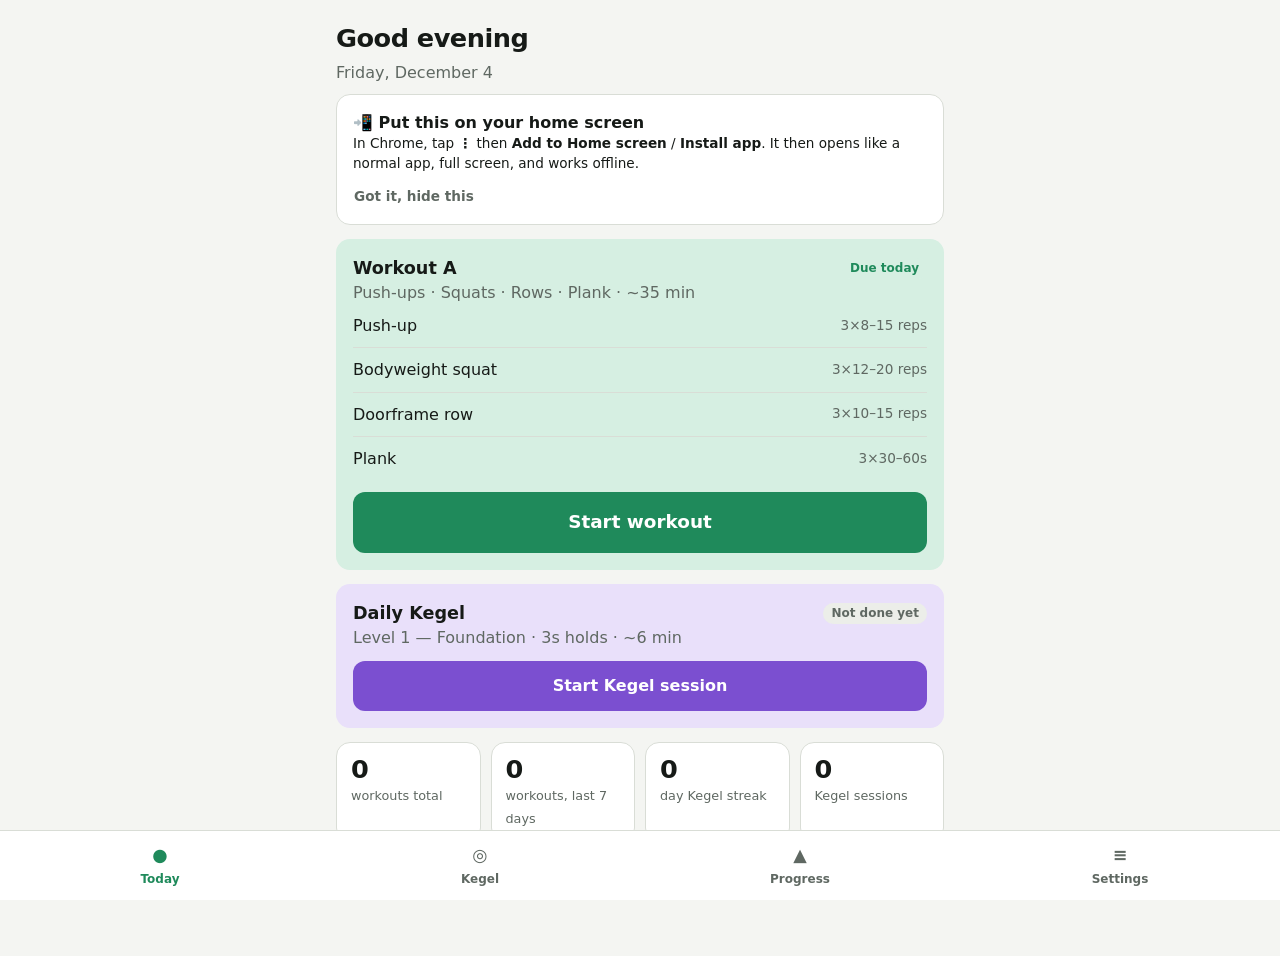
<file: index.html>
<!doctype html>
<html lang="en">
<head>
  <meta charset="utf-8">
  <meta name="viewport" content="width=device-width, initial-scale=1, viewport-fit=cover">
  <title>Home Workout</title>
  <meta name="theme-color" content="#0f1412">
  <link rel="manifest" href="manifest.webmanifest">
  <link rel="icon" href="icon.svg" type="image/svg+xml">
  <link rel="apple-touch-icon" href="icon-180.png">
  <meta name="apple-mobile-web-app-capable" content="yes">
  <meta name="mobile-web-app-capable" content="yes">
  <meta name="apple-mobile-web-app-title" content="Workout">
  <meta name="apple-mobile-web-app-status-bar-style" content="black-translucent">
  <link rel="stylesheet" href="styles.css">
</head>
<body>
  <main id="app" aria-live="polite"></main>
  <nav id="tabs" hidden>
    <button data-tab="home"><span>●</span>Today</button>
    <button data-tab="kegel"><span>◎</span>Kegel</button>
    <button data-tab="progress"><span>▲</span>Progress</button>
    <button data-tab="settings"><span>≡</span>Settings</button>
  </nav>
  <script src="program.js"></script>
  <script src="app.js"></script>
</body>
</html>
</file>
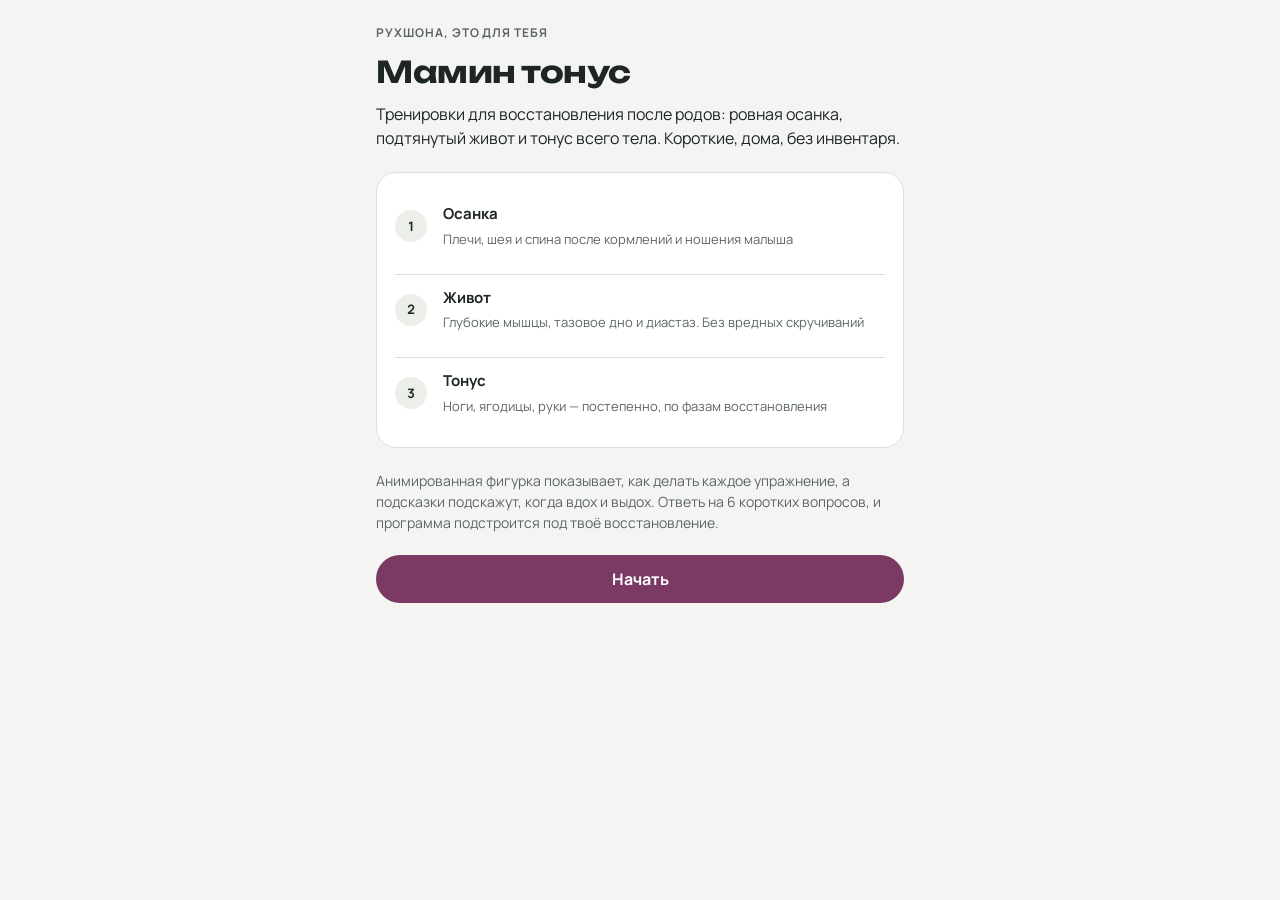
<file: rukhshona/index.html>
<!doctype html>
<html lang="ru">
<head>
<meta charset="utf-8">
<meta name="viewport" content="width=device-width, initial-scale=1, viewport-fit=cover">
<meta name="theme-color" content="#F4F5F2">
<link rel="manifest" href="manifest.webmanifest">
<link rel="icon" href="icon.svg" type="image/svg+xml">
<link rel="apple-touch-icon" href="icon-180.png">
<meta name="apple-mobile-web-app-capable" content="yes">
<meta name="mobile-web-app-capable" content="yes">
<meta name="apple-mobile-web-app-title" content="Мамин тонус">
<meta name="apple-mobile-web-app-status-bar-style" content="default">
<style>:root{color-scheme:light;padding-top:env(safe-area-inset-top,0px);padding-bottom:env(safe-area-inset-bottom,0px)}body{margin:0;font:14px system-ui,-apple-system,sans-serif}img{max-width:100%}[hidden]{display:none!important}</style>
<title>Мамин тонус</title>
<link rel="preconnect" href="https://fonts.googleapis.com">
<link rel="stylesheet" href="https://fonts.googleapis.com/css2?family=Unbounded:wght@500;700&family=Manrope:wght@400;500;600;700&display=swap">
<style>
/* Layout: one-column phone app, sticky top bar + bottom tab bar; plum accent, sage for "safe/good" */
:root{
  --bg:#F4F5F2; --fig:#2B3532; --fig-far:#A9B2AD; --prop:#B4BCB6; --skin:#E2AE8C; --hair:#3B2A22; --top:#B4568F; --legs:#2F3B45; --mat:#D9E4DD; --surface:#FFFFFF; --surface2:#ECEEE9; --fg:#1E2624; --muted:#5B6662;
  --line:#DCE0DA; --accent:#7A3A63; --accent-ink:#FFFFFF; --accent-soft:#F3E6EE;
  --sage:#3F6B57; --sage-soft:#E2EEE7; --warn:#9A5B12; --warn-soft:#FBEFD9; --stop:#A3302A; --stop-soft:#FBE3E1;
  --display:"Unbounded","Manrope",system-ui,sans-serif; --body:"Manrope",system-ui,-apple-system,"Segoe UI",sans-serif;
}
@media (prefers-color-scheme: dark){:root:not([data-theme="light"]){
  --bg:#121615; --fig:#DCE3DF; --fig-far:#58625E; --prop:#56605C; --skin:#E2AE8C; --hair:#1A120E; --top:#D27AB0; --legs:#8C9BA8; --mat:#2C3A33; --surface:#1B2120; --surface2:#232A28; --fg:#EEF1EE; --muted:#A3ADA9;
  --line:#2F3835; --accent:#E2A3CA; --accent-ink:#2A1022; --accent-soft:#3A2333;
  --sage:#8CC5A8; --sage-soft:#1F3229; --warn:#E9B66B; --warn-soft:#3A2C14; --stop:#F0918B; --stop-soft:#3D1F1D; color-scheme:dark}}
:root[data-theme="dark"]{
  --bg:#121615; --fig:#DCE3DF; --fig-far:#58625E; --prop:#56605C; --skin:#E2AE8C; --hair:#1A120E; --top:#D27AB0; --legs:#8C9BA8; --mat:#2C3A33; --surface:#1B2120; --surface2:#232A28; --fg:#EEF1EE; --muted:#A3ADA9;
  --line:#2F3835; --accent:#E2A3CA; --accent-ink:#2A1022; --accent-soft:#3A2333;
  --sage:#8CC5A8; --sage-soft:#1F3229; --warn:#E9B66B; --warn-soft:#3A2C14; --stop:#F0918B; --stop-soft:#3D1F1D; color-scheme:dark}
*{box-sizing:border-box}
[hidden]{display:none!important}
.figcard{background:var(--surface);border:1px solid var(--line);border-radius:20px;padding:10px 12px 12px}
.fig{display:block;width:100%;height:auto;max-height:260px}
.figwrap{display:flex;flex-direction:column;gap:6px}
.figlbl{margin:0;text-align:center;font-weight:700;font-size:15px;color:var(--muted);min-height:22px;transition:color .3s}
.figlbl.on{color:var(--accent)}
.thumb .figwrap{width:72px;height:46px;display:grid;place-items:center}
.thumb{width:72px;height:46px;border-radius:12px;background:var(--surface2);overflow:hidden;display:grid;place-items:center}
.thumb .fig{width:72px;height:46px}
.ex.ex-t{grid-template-columns:72px 1fr auto}
.thumb img{width:72px;height:46px;object-fit:cover;display:block}
.photos{display:grid;grid-template-columns:1fr 1fr;gap:6px}
.photos.one{grid-template-columns:1fr}
.photos figure{margin:0;position:relative;border-radius:16px;overflow:hidden;background:var(--surface2);aspect-ratio:3/2;max-width:100%}
.photos img{width:100%;height:100%;object-fit:cover;display:block}
.photos figcaption{position:absolute;left:8px;top:8px;background:rgba(20,24,23,.72);color:#fff;font-size:12px;font-weight:700;padding:3px 9px;border-radius:999px}
.photo-note{font-size:13px;color:var(--muted);margin-top:6px}
.small-media{max-width:340px;margin:0 auto;width:100%}
html,body{height:100%}
body{background:var(--bg);color:var(--fg);font-family:var(--body);font-size:16px;line-height:1.5;-webkit-font-smoothing:antialiased}
body::before{content:"";position:fixed;inset:0 0 auto;height:env(safe-area-inset-top,0px);z-index:10;background:var(--bg)}
.app{max-width:560px;margin:0 auto;min-height:100%;display:flex;flex-direction:column;
  padding-left:max(16px,env(safe-area-inset-left,0px));padding-right:max(16px,env(safe-area-inset-right,0px));padding-bottom:96px}
header.top{position:sticky;top:env(safe-area-inset-top,0px);z-index:5;background:var(--bg);padding-block:14px 10px;display:flex;align-items:center;justify-content:space-between;gap:12px}
.brand{font-family:var(--display);font-weight:700;font-size:18px;letter-spacing:-.3px}
.brand small{display:block;font-family:var(--body);font-weight:500;font-size:12px;color:var(--muted);letter-spacing:0}
h1,h2,h3{text-wrap:balance;margin:0}
h1{font-family:var(--display);font-weight:700;font-size:26px;line-height:1.2;letter-spacing:-.5px}
h2{font-family:var(--display);font-weight:500;font-size:18px;letter-spacing:-.2px}
h3{font-size:16px;font-weight:700}
p{margin:0}
.muted{color:var(--muted)}
.stack{display:flex;flex-direction:column;gap:12px}
.stack-l{display:flex;flex-direction:column;gap:22px}
.row{display:flex;gap:10px;align-items:center;flex-wrap:wrap}
.card{background:var(--surface);border-radius:20px;padding:18px;border:1px solid var(--line)}
.eyebrow{font-size:12px;font-weight:700;text-transform:uppercase;letter-spacing:.08em;color:var(--muted)}
.chip{display:inline-flex;align-items:center;gap:6px;padding:4px 10px;border-radius:999px;font-size:13px;font-weight:600;background:var(--surface2);color:var(--fg)}
.chip.accent{background:var(--accent-soft);color:var(--accent)}
.chip.sage{background:var(--sage-soft);color:var(--sage)}
.chip.warn{background:var(--warn-soft);color:var(--warn)}
button{font:inherit;cursor:pointer}
.btn{display:inline-flex;align-items:center;justify-content:center;gap:8px;min-height:48px;padding:0 20px;border-radius:999px;border:0;background:var(--accent);color:var(--accent-ink);font-weight:700;font-size:16px}
.btn.block{width:100%}
.btn.ghost{background:var(--surface2);color:var(--fg)}
.btn.small{min-height:40px;padding:0 14px;font-size:14px}
.btn:focus-visible,.opt:focus-visible,.tab:focus-visible,input:focus-visible,select:focus-visible{outline:3px solid var(--accent);outline-offset:2px}
.btn:disabled{opacity:.45;cursor:not-allowed}
nav.tabs{position:fixed;left:0;right:0;bottom:0;z-index:6;background:var(--surface);border-top:1px solid var(--line);
  padding:6px max(8px,env(safe-area-inset-right,0px)) calc(6px + env(safe-area-inset-bottom,0px)) max(8px,env(safe-area-inset-left,0px))}
nav.tabs .inner{max-width:560px;margin:0 auto;display:grid;grid-template-columns:repeat(4,1fr);gap:4px}
.tab{background:none;border:0;color:var(--muted);display:flex;flex-direction:column;align-items:center;gap:2px;padding:6px 0;border-radius:12px;font-size:12px;font-weight:600;min-height:52px}
.tab svg{width:24px;height:24px}
.tab[aria-current="page"]{color:var(--accent);background:var(--accent-soft)}
.hero{background:var(--accent);color:var(--accent-ink);border-radius:24px;padding:20px;display:flex;flex-direction:column;gap:14px}
.hero .eyebrow{color:inherit;opacity:.8}
.hero h1{font-size:24px}
.hero .btn{background:var(--accent-ink);color:var(--accent)}
.hero .meta{display:flex;gap:8px;flex-wrap:wrap}
.hero .meta span{background:rgba(255,255,255,.16);padding:4px 10px;border-radius:999px;font-size:13px;font-weight:600}
:root[data-theme="dark"] .hero .meta span{background:rgba(0,0,0,.12)}
@media (prefers-color-scheme: dark){:root:not([data-theme="light"]) .hero .meta span{background:rgba(0,0,0,.12)}}
.week{display:grid;grid-template-columns:repeat(7,1fr);gap:6px}
.day{display:flex;flex-direction:column;align-items:center;gap:4px;padding:8px 0;border-radius:14px;background:var(--surface);border:1px solid var(--line);font-size:12px}
.day b{font-size:13px}
.day .dot{width:8px;height:8px;border-radius:50%;background:var(--line)}
.day.done .dot{background:var(--sage)}
.day.today{border-color:var(--accent);border-width:2px}
.ex-list{display:flex;flex-direction:column}
.ex{display:grid;grid-template-columns:36px 1fr auto;gap:12px;align-items:center;padding:12px 0;border-top:1px solid var(--line)}
.ex:first-child{border-top:0}
.ex .n{width:32px;height:32px;border-radius:50%;background:var(--surface2);display:grid;place-items:center;font-weight:700;font-size:13px;font-variant-numeric:tabular-nums}
.ex .t{min-width:0}
.ex .t b{display:block;font-size:15px}
.ex .t span{font-size:13px;color:var(--muted)}
.ex .d{font-size:13px;color:var(--muted);font-variant-numeric:tabular-nums;white-space:nowrap}
.block-h{font-size:12px;font-weight:700;text-transform:uppercase;letter-spacing:.08em;color:var(--accent);padding-top:14px}
.note{border-radius:16px;padding:14px 16px;font-size:14px;display:flex;gap:10px;align-items:flex-start}
.note svg{flex:none;width:20px;height:20px;margin-top:1px}
.note.warn{background:var(--warn-soft);color:var(--warn)}
.note.stop{background:var(--stop-soft);color:var(--stop)}
.note.sage{background:var(--sage-soft);color:var(--sage)}
.note p,.note li{color:var(--fg)}
.note strong{color:inherit}
/* onboarding */
.opts{display:grid;gap:8px}
.opts.two{grid-template-columns:1fr 1fr}
.opt{text-align:left;background:var(--surface);border:2px solid var(--line);border-radius:16px;padding:14px 16px;color:var(--fg);min-height:52px}
.opt b{display:block;font-size:15px}
.opt span{display:block;font-size:13px;color:var(--muted)}
.opt[aria-pressed="true"]{border-color:var(--accent);background:var(--accent-soft)}
.progress{height:6px;border-radius:99px;background:var(--surface2);overflow:hidden}
.progress i{display:block;height:100%;background:var(--accent);transition:width .3s}
label.f{display:flex;flex-direction:column;gap:6px;font-weight:600;font-size:14px}
input[type=number],input[type=date],select{font:inherit;font-size:16px;padding:12px 14px;border-radius:14px;border:1px solid var(--line);background:var(--surface);color:var(--fg);width:100%}
/* player */
.player{position:fixed;inset:0;z-index:20;background:var(--bg);display:flex;flex-direction:column;
  padding:calc(12px + env(safe-area-inset-top,0px)) max(16px,env(safe-area-inset-right,0px)) calc(16px + env(safe-area-inset-bottom,0px)) max(16px,env(safe-area-inset-left,0px));overflow-y:auto}
.player .wrap{max-width:560px;width:100%;margin:0 auto;display:flex;flex-direction:column;gap:18px;flex:1}
.timer{font-family:var(--display);font-weight:700;font-size:46px;line-height:1;letter-spacing:-1px;font-variant-numeric:tabular-nums;text-align:center}
.ring{position:relative;width:176px;height:176px;margin:0 auto;display:grid;place-items:center}
.ring svg{position:absolute;inset:0;transform:rotate(-90deg)}
.ring .lbl{position:absolute;bottom:42px;left:0;right:0;text-align:center;font-size:13px;font-weight:600;color:var(--muted)}
.cues{margin:0;padding-left:20px;display:flex;flex-direction:column;gap:6px}
.player.rest{background:var(--sage-soft)}
.ctrl{display:grid;grid-template-columns:1fr 2fr 1fr;gap:10px;margin-top:auto}
.icon-btn{min-height:52px;border-radius:999px;border:0;background:var(--surface2);color:var(--fg);display:grid;place-items:center}
.icon-btn svg{width:24px;height:24px}
details.k{background:var(--surface);border:1px solid var(--line);border-radius:18px;padding:0 16px}
details.k summary{list-style:none;cursor:pointer;padding:16px 0;font-weight:700;display:flex;justify-content:space-between;gap:12px;align-items:center}
details.k summary::-webkit-details-marker{display:none}
details.k summary::after{content:"+";font-size:22px;color:var(--muted);font-weight:500}
details.k[open] summary::after{content:"−"}
details.k .body{padding-bottom:16px;display:flex;flex-direction:column;gap:10px;font-size:15px}
details.k ul,details.k ol{margin:0;padding-left:20px;display:flex;flex-direction:column;gap:6px}
.stat-grid{display:grid;grid-template-columns:repeat(3,1fr);gap:8px}
.stat{background:var(--surface);border:1px solid var(--line);border-radius:16px;padding:12px}
.stat b{display:block;font-family:var(--display);font-size:22px;font-variant-numeric:tabular-nums}
.stat span{font-size:12px;color:var(--muted)}
table.log{width:100%;border-collapse:collapse;font-size:14px;font-variant-numeric:tabular-nums}
table.log td,table.log th{padding:8px 4px;border-top:1px solid var(--line);text-align:left}
table.log th{font-size:12px;color:var(--muted);font-weight:700;border-top:0}
.seg{display:flex;background:var(--surface2);border-radius:999px;padding:4px;gap:4px}
.seg button{flex:1;border:0;background:none;border-radius:999px;min-height:40px;font-weight:700;color:var(--muted);font-size:14px}
.seg button[aria-pressed="true"]{background:var(--surface);color:var(--fg)}
@media (prefers-reduced-motion: reduce){*{transition:none!important;animation:none!important}}
</style>

</head>
<body>
<div class="app" id="app"></div>
<nav class="tabs" id="tabs" hidden>
  <div class="inner">
    <button class="tab" data-tab="today" aria-current="page"><svg viewBox="0 0 24 24" fill="none" stroke="currentColor" stroke-width="1.8" stroke-linecap="round" stroke-linejoin="round" aria-hidden="true"><path d="M3 10.5 12 4l9 6.5V20a1 1 0 0 1-1 1h-5v-6H9v6H4a1 1 0 0 1-1-1z"/></svg>Сегодня</button>
    <button class="tab" data-tab="plan"><svg viewBox="0 0 24 24" fill="none" stroke="currentColor" stroke-width="1.8" stroke-linecap="round" stroke-linejoin="round" aria-hidden="true"><rect x="3" y="5" width="18" height="16" rx="3"/><path d="M3 10h18M8 3v4M16 3v4"/></svg>Программа</button>
    <button class="tab" data-tab="progress"><svg viewBox="0 0 24 24" fill="none" stroke="currentColor" stroke-width="1.8" stroke-linecap="round" stroke-linejoin="round" aria-hidden="true"><path d="M4 19V9M10 19V5M16 19v-7M22 19H2"/></svg>Прогресс</button>
    <button class="tab" data-tab="learn"><svg viewBox="0 0 24 24" fill="none" stroke="currentColor" stroke-width="1.8" stroke-linecap="round" stroke-linejoin="round" aria-hidden="true"><path d="M4 5a2 2 0 0 1 2-2h13v16H6a2 2 0 0 0-2 2z"/><path d="M4 19V5M8 7h7M8 11h7"/></svg>Знания</button>
  </div>
</nav>

<script>
(function(){
"use strict";
/* ---------- storage ---------- */
const KEY="mamin-tonus-v1";
function load(){try{const s=localStorage.getItem(KEY);return s?JSON.parse(s):null}catch(e){return null}}
function save(){try{localStorage.setItem(KEY,JSON.stringify(S))}catch(e){}}
const DEFAULT={profile:null,done:{},log:[],tab:"today"};
let S=Object.assign({},DEFAULT,load()||{});
if(!S.done)S.done={}; if(!S.log)S.log=[];

/* ---------- exercise library ----------
 cat: breath | pelvic | posture | core | tone | stretch
 ph: minimum phase (0..3); maxPh: hide from this phase on (simpler versions)
 mode: time (work sec) | reps; side: per side; unsafeDR: avoid with diastasis/doming
 minW: minimum weeks after birth (natural), csW: minimum weeks after C-section */
const EX=[
 {id:"b360",cat:"breath",ph:0,name:"Дыхание 360°",sub:"Основа восстановления пресса и тазового дна",mode:"time",work:60,sets:1,rest:10,
  cues:["Лёжа на спине, колени согнуты, ладони на нижних рёбрах.","Вдох носом: рёбра расходятся в стороны и назад, живот мягко наполняется.","Выдох через губы трубочкой: живот и рёбра мягко «собираются» к центру.","Плечи и шея расслаблены, без усилия."]},
 {id:"kegel",cat:"pelvic",ph:0,name:"Тазовое дно на выдохе",sub:"Медленные и быстрые сжатия",mode:"reps",reps:10,sets:2,rest:20,tempo:6,
  cues:["Вдох — расслабьте низ живота и промежность.","Выдох — мягко сожмите и подтяните мышцы, как будто сдерживаете мочеиспускание и газы.","Удержите 3–5 секунд, затем полностью расслабьте (это так же важно, как сжатие).","Последние 5 повторов — быстрые: сжать-отпустить.","Ягодицы и бёдра не напрягаются, дыхание не задерживается."]},
 {id:"tva",cat:"core",ph:0,name:"Активация глубокой мышцы живота",sub:"Поперечная мышца — «внутренний корсет»",mode:"reps",reps:10,sets:2,rest:20,tempo:6,
  cues:["Лёжа на спине, колени согнуты.","На выдохе подтяните тазовое дно, затем мягко втяните низ живота к позвоночнику (на 30% усилия).","Удержите 5 секунд, продолжая дышать.","Поясница остаётся в нейтральном положении, не вдавливайте её в пол."]},
 {id:"tilt",cat:"core",ph:0,maxPh:2,name:"Наклоны таза лёжа",sub:"Мягкая подвижность поясницы",mode:"reps",reps:12,sets:1,rest:15,tempo:3,
  cues:["Лёжа на спине, колени согнуты.","На выдохе мягко подкрутите таз, прижимая поясницу к полу.","На вдохе верните таз в исходное положение.","Движение маленькое и медленное."]},
 {id:"heel",cat:"core",ph:0,maxPh:2,name:"Скольжение пяткой",sub:"Пресс работает, пока нога движется",mode:"reps",reps:8,sets:2,rest:20,tempo:4,side:true,
  cues:["Лёжа на спине, колени согнуты, на выдохе активируйте глубокую мышцу живота.","Медленно скользите одной пяткой по полу, выпрямляя ногу.","На вдохе верните ногу. Таз не качается.","Следите за животом: если по центру появляется «гребень» — уменьшите амплитуду."]},
 {id:"bridge",cat:"core",ph:0,minW:2,csW:4,name:"Ягодичный мост",sub:"Ягодицы и задняя поверхность — опора для спины",mode:"reps",reps:12,sets:2,rest:30,tempo:4,
  cues:["Лёжа на спине, стопы на ширине таза.","Выдох: подтяните тазовое дно и поднимите таз до прямой линии плечи–колени.","Наверху сожмите ягодицы на 2 секунды, не прогибайте поясницу.","Вдох: медленно опуститесь."]},
 {id:"march",cat:"core",ph:1,maxPh:2,name:"Марш лёжа",sub:"Устойчивость таза",mode:"reps",reps:8,sets:2,rest:20,tempo:4,side:true,
  cues:["Лёжа на спине, колени согнуты, пресс мягко активирован.","На выдохе поднимите одну согнутую ногу до 90° в бедре.","Опустите на вдохе, затем другая нога.","Поясница и таз неподвижны."]},
 {id:"deadbug1",cat:"core",ph:1,maxPh:3,name:"Мёртвый жук — только ноги",sub:"Безопасный пресс при диастазе",mode:"reps",reps:6,sets:2,rest:30,tempo:5,side:true,
  cues:["Лёжа на спине, обе ноги подняты, колени согнуты под 90°, руки вверх.","На выдохе медленно коснитесь пяткой пола, затем верните.","Поясница не отрывается от пола, рёбра «закрыты».","Если живот выпирает «домиком» — делайте с одной ногой на полу."]},
 {id:"deadbug2",cat:"core",ph:2,name:"Мёртвый жук",sub:"Противоположные рука и нога",mode:"reps",reps:8,sets:3,rest:30,tempo:5,side:true,
  cues:["Исходное — как в версии «только ноги».","На выдохе одновременно опускайте правую руку за голову и левую ногу почти до пола.","Вернитесь на вдохе, смените сторону.","Медленно, контроль важнее амплитуды."]},
 {id:"birddog",cat:"core",ph:1,csW:10,name:"Птица-собака",sub:"Пресс + спина + осанка",mode:"reps",reps:8,sets:2,rest:30,tempo:5,side:true,
  cues:["На четвереньках: ладони под плечами, колени под тазом.","На выдохе вытяните правую руку и левую ногу в одну линию.","Задержка 2 секунды, спина как стол, живот не провисает.","Вернитесь и смените сторону."]},
 {id:"sideplankk",cat:"core",ph:2,name:"Боковая планка с колен",sub:"Косые мышцы и талия",mode:"time",work:20,sets:2,rest:25,side:true,
  cues:["Лёжа на боку, опора на предплечье, колени согнуты.","На выдохе поднимите таз — прямая линия от головы до коленей.","Дышите ровно, плечо над локтем.","Если тянет шов или внизу живота тяжесть — остановитесь."]},
 {id:"plankwall",cat:"core",ph:1,maxPh:3,csW:10,name:"Планка у стены / стола",sub:"Подготовка к планке",mode:"time",work:20,sets:3,rest:20,
  cues:["Предплечья на стене или краю стола, ноги отставлены назад.","Тело — прямая линия, ягодицы слегка напряжены.","Дышите: на выдохе подтягивайте тазовое дно и низ живота.","Чем ниже опора, тем сложнее."]},
 {id:"plankknee",cat:"core",ph:2,unsafeDR:true,name:"Планка с колен",sub:"Когда нет диастаза и «домика»",mode:"time",work:25,sets:3,rest:25,
  cues:["Опора на предплечья и колени.","Таз не поднимается и не провисает.","Смотрите на живот: если по центру выпирает — вернитесь к планке у стола.","Дышите ровно."]},
 {id:"plank",cat:"core",ph:3,unsafeDR:true,name:"Планка",sub:"Полная версия",mode:"time",work:30,sets:3,rest:30,
  cues:["Опора на предплечья и носки.","Прямая линия от пяток до макушки.","Тазовое дно и низ живота подтянуты, дыхание свободное.","Лучше 3×20 секунд качественно, чем 60 секунд с прогибом."]},
 {id:"bridge1",cat:"core",ph:3,name:"Мост на одной ноге",sub:"Сила ягодиц и устойчивость",mode:"reps",reps:8,sets:2,rest:30,tempo:4,side:true,
  cues:["Как обычный мост, но одна нога выпрямлена или прижата к груди.","Таз поднимается ровно, без перекоса.","Пауза наверху 2 секунды."]},

 {id:"chintuck",cat:"posture",ph:0,name:"Подбородок назад",sub:"Против «шеи вперёд» после кормлений",mode:"reps",reps:10,sets:1,rest:10,tempo:4,
  cues:["Сидя или стоя, макушка тянется вверх.","Плавно отведите голову назад, делая «двойной подбородок».","Удержите 3 секунды, взгляд прямо.","Плечи опущены."]},
 {id:"scap",cat:"posture",ph:0,name:"Сведение лопаток",sub:"Раскрывает грудь, убирает сутулость",mode:"reps",reps:12,sets:2,rest:15,tempo:4,
  cues:["Сидя прямо, руки вдоль тела или согнуты в локтях.","Сведите лопатки назад и вниз, как будто кладёте их в задние карманы.","Удержите 3 секунды. Плечи к ушам не поднимаются.","Расслабьте и повторите."]},
 {id:"catcow",cat:"posture",ph:0,minW:2,csW:6,name:"Кошка-корова",sub:"Подвижность всего позвоночника",mode:"reps",reps:8,sets:1,rest:10,tempo:5,
  cues:["На четвереньках.","Выдох — округлите спину, подтяните живот и тазовое дно.","Вдох — плавно прогнитесь, раскрывая грудь, взгляд вперёд.","Без резких движений, по комфорту."]},
 {id:"openbook",cat:"posture",ph:0,name:"Открытая книга",sub:"Грудной отдел и плечи",mode:"reps",reps:6,sets:1,rest:10,tempo:6,side:true,
  cues:["Лёжа на боку, колени согнуты и сложены вместе, руки вытянуты вперёд.","На вдохе отведите верхнюю руку по дуге назад, следя за ней взглядом.","Колени остаются вместе.","На выдохе верните руку."]},
 {id:"doorway",cat:"posture",ph:0,name:"Растяжка груди в дверном проёме",sub:"Снимает зажим от ношения ребёнка",mode:"time",work:30,sets:2,rest:10,
  cues:["Предплечья на косяках двери, локти на уровне плеч.","Сделайте небольшой шаг вперёд до мягкого растяжения в груди.","Живот подтянут, поясница не прогибается.","Дышите спокойно."]},
 {id:"wallangel",cat:"posture",ph:1,name:"Ангел у стены",sub:"Главное упражнение для осанки",mode:"reps",reps:10,sets:2,rest:20,tempo:5,
  cues:["Спина, затылок и ягодицы у стены, стопы чуть впереди.","Руки «буквой W» прижаты к стене.","Медленно скользите руками вверх и вниз, не отрывая от стены.","Рёбра не выпирают вперёд."]},
 {id:"pullapart",cat:"posture",ph:1,name:"Разведение рук с резинкой",sub:"Можно с полотенцем, если нет резинки",mode:"reps",reps:12,sets:2,rest:20,tempo:4,
  cues:["Руки перед собой на уровне груди, держите резинку или натянутое полотенце.","Разведите руки в стороны, сводя лопатки.","Медленно вернитесь.","Шея расслаблена, плечи опущены."]},
 {id:"ytw",cat:"posture",ph:2,name:"Y-T-W лёжа на животе",sub:"Укрепляет верх спины",mode:"reps",reps:6,sets:2,rest:25,tempo:6,
  cues:["Лёжа на животе (можно подушку под грудь, если кормите).","Поднимите руки буквой Y, задержитесь, затем T, затем W.","Лоб над полом, шея длинная.","Лопатки сводятся и опускаются."]},
 {id:"row",cat:"posture",ph:2,name:"Тяга к поясу в наклоне",sub:"С бутылками воды или гантелями",mode:"reps",reps:12,sets:2,rest:30,tempo:4,
  cues:["Ноги на ширине таза, наклон вперёд с прямой спиной, колени мягкие.","На выдохе подтяните вес к поясу, сводя лопатки.","Опустите медленно.","Живот подтянут, спина не округляется."]},

 {id:"clam",cat:"tone",ph:0,minW:2,csW:4,name:"Ракушка",sub:"Ягодицы и стабильность таза",mode:"reps",reps:12,sets:2,rest:20,tempo:3,side:true,
  cues:["Лёжа на боку, колени согнуты, стопы вместе.","На выдохе раскройте верхнее колено, не отрывая стоп.","Таз не заваливается назад.","Медленно закройте."]},
 {id:"sidelift",cat:"tone",ph:1,name:"Отведение ноги лёжа на боку",sub:"Бока бёдер и ягодицы",mode:"reps",reps:12,sets:2,rest:20,tempo:3,side:true,
  cues:["Лёжа на боку, нижняя нога согнута, верхняя прямая.","Поднимите прямую ногу вверх, носок смотрит вперёд.","Не отклоняйте корпус назад.","Опустите медленно."]},
 {id:"sitstand",cat:"tone",ph:1,maxPh:2,name:"Присед на стул",sub:"Ноги и ягодицы, безопасно",mode:"reps",reps:10,sets:2,rest:30,tempo:4,
  cues:["Встаньте перед стулом, стопы на ширине плеч.","Отводя таз назад, сядьте на стул и сразу встаньте.","Колени смотрят в сторону носков.","Вставая — выдох и подтяжка тазового дна."]},
 {id:"squat",cat:"tone",ph:2,name:"Приседания",sub:"Классика для ног и ягодиц",mode:"reps",reps:12,sets:3,rest:30,tempo:4,
  cues:["Стопы чуть шире плеч, носки немного наружу.","Таз назад и вниз, грудь раскрыта.","Вставая — выдох, тазовое дно подтягивается.","Можно держать ребёнка или бутылку воды для нагрузки."]},
 {id:"lunge",cat:"tone",ph:2,name:"Обратный выпад с опорой",sub:"Ягодицы и баланс",mode:"reps",reps:8,sets:2,rest:30,tempo:4,side:true,
  cues:["Держитесь рукой за стул или стену.","Шагните одной ногой назад и опуститесь вниз.","Переднее колено над стопой.","Вернитесь, оттолкнувшись передней пяткой."]},
 {id:"pushwall",cat:"tone",ph:1,maxPh:2,name:"Отжимания от стены",sub:"Руки и грудь без нагрузки на пресс",mode:"reps",reps:10,sets:2,rest:20,tempo:3,
  cues:["Ладони на стене на уровне плеч, тело прямое.","Согните локти под 45° к телу, приближая грудь к стене.","Выдох — оттолкнитесь.","Чем дальше стопы, тем сложнее."]},
 {id:"pushtable",cat:"tone",ph:2,unsafeDR:true,name:"Отжимания от стола или с колен",sub:"Сила рук и груди",mode:"reps",reps:10,sets:2,rest:30,tempo:3,
  cues:["Ладони на краю устойчивого стола (или на полу с колен).","Тело — одна линия.","Если живот выпирает по центру — вернитесь к стене."]},
 {id:"calf",cat:"tone",ph:1,name:"Подъём на носки",sub:"Икры и кровообращение ног",mode:"reps",reps:15,sets:2,rest:20,tempo:2,
  cues:["Держитесь за опору.","Поднимитесь на носки, задержитесь на секунду.","Медленно опуститесь."]},
 {id:"sumo",cat:"tone",ph:3,name:"Сумо-присед с удержанием",sub:"Внутренняя поверхность бёдер",mode:"reps",reps:10,sets:3,rest:30,tempo:5,
  cues:["Широкая стойка, носки наружу.","Опуститесь вниз, задержитесь 2 секунды.","Колени смотрят туда же, куда носки.","Вставая — выдох."]},
 {id:"stepup",cat:"tone",ph:3,name:"Шаги на ступеньку",sub:"Ноги, ягодицы, выносливость",mode:"reps",reps:10,sets:2,rest:30,tempo:3,side:true,
  cues:["Устойчивая ступенька или низкая скамья.","Встаньте одной ногой, полностью выпрямляясь наверху.","Спускайтесь медленно.","Держитесь за перила при необходимости."]},

 {id:"child",cat:"stretch",ph:0,minW:3,csW:6,name:"Поза ребёнка",sub:"Расслабление спины",mode:"time",work:45,sets:1,rest:0,
  cues:["Колени широко, таз к пяткам, руки вытянуты вперёд.","Дышите в спину и рёбра.","Если давит на живот — подложите подушку."]},
 {id:"neck",cat:"stretch",ph:0,name:"Растяжка шеи",sub:"Снимает напряжение трапеций",mode:"time",work:20,sets:1,rest:5,side:true,
  cues:["Сидя прямо, наклоните ухо к плечу.","Противоположное плечо опускается вниз.","Дышите, не давите рукой сильно."]},
 {id:"hipflex",cat:"stretch",ph:1,name:"Растяжка передней поверхности бедра",sub:"Против прогиба в пояснице",mode:"time",work:30,sets:1,rest:5,side:true,
  cues:["Полувыпад, заднее колено на коврике.","Подкрутите таз, сожмите ягодицу задней ноги.","Почувствуйте растяжение спереди бедра.","Без прогиба в пояснице."]}
];
const byId=Object.fromEntries(EX.map(e=>[e.id,e]));

const PHASES=[
 {n:0,name:"Бережное восстановление",short:"Фаза 1",desc:"Дыхание, тазовое дно, осанка, прогулки. Без прыжков, скручиваний и тяжестей."},
 {n:1,name:"Фундамент",short:"Фаза 2",desc:"Включаем глубокие мышцы живота и ягодицы, учимся держать осанку под нагрузкой."},
 {n:2,name:"Укрепление",short:"Фаза 3",desc:"Приседания, выпады, боковые планки, работа на спину. Нагрузка растёт постепенно."},
 {n:3,name:"Тонус",short:"Фаза 4",desc:"Полноценные силовые тренировки и выносливость, если нет симптомов."}
];

/* weekday focus: 0=Sun..6=Sat */
const FOCUS={1:"posture",2:"core",3:"tone",4:"posture",5:"core",6:"tone",0:"rest"};
const FOCUS_NAME={posture:"Осанка",core:"Живот и пресс",tone:"Тонус всего тела",rest:"Восстановление"};
const FOCUS_SUB={posture:"Плечи, грудной отдел, шея",core:"Глубокие мышцы живота и тазовое дно",tone:"Ноги, ягодицы, руки",rest:"Дыхание, растяжка и прогулка"};
const CAT_NAME={breath:"Дыхание",pelvic:"Тазовое дно",posture:"Осанка",core:"Пресс",tone:"Тонус",stretch:"Растяжка"};
const DAYS=["Вс","Пн","Вт","Ср","Чт","Пт","Сб"];

/* ---------- helpers ---------- */
const $=(s,r=document)=>r.querySelector(s);
const esc=s=>String(s).replace(/[&<>"]/g,c=>({"&":"&amp;","<":"&lt;",">":"&gt;",'"':"&quot;"}[c]));
const pad=n=>String(n).padStart(2,"0");
const ymd=d=>d.getFullYear()+"-"+pad(d.getMonth()+1)+"-"+pad(d.getDate());
const today=()=>ymd(new Date());
function weeksSince(dateStr){if(!dateStr)return null;const d=new Date(dateStr+"T00:00:00");return Math.max(0,Math.floor((Date.now()-d)/(7*864e5)))}
function fmtDur(sec){const m=Math.round(sec/60);return m<1?"<1 мин":m+" мин"}
function fmtClock(s){s=Math.max(0,Math.ceil(s));return Math.floor(s/60)+":"+pad(s%60)}
function plural(n,a,b,c){n=Math.abs(n)%100;const n1=n%10;if(n>10&&n<20)return c;if(n1>1&&n1<5)return b;if(n1==1)return a;return c}

function phaseInfo(p){
  const w=weeksSince(p.birth);
  const cs=p.delivery==="cs";
  let ph;
  if(w===null) ph=0;
  else if(w<(cs?8:6)) ph=0;
  else if(w<(cs?14:12)) ph=1;
  else if(w<26) ph=2;
  else ph=3;
  let capped=false;
  if(p.symptoms && p.symptoms.length && !p.symptoms.includes("none") && ph>1){ph=1;capped=true}
  if(typeof p.phaseOverride==="number") ph=p.phaseOverride;
  if(!p.cleared && ph>0 && w!==null && w>=(cs?8:6)) { /* not cleared by doctor yet */ }
  return {ph,w,cs,capped};
}
function hasDR(p){return p.dr==="yes"||p.dr==="unsure"}
function eligible(e,p,ph,w){
  if(e.ph>ph) return false;
  if(typeof e.maxPh==="number" && ph>e.maxPh) return false;
  if(e.unsafeDR && hasDR(p)) return false;
  const ww=w===null?99:w;
  if(p.delivery==="cs"){ if(e.csW && ww<e.csW) return false; }
  else { if(e.minW && ww<e.minW) return false; }
  return true;
}
function exDur(e,sets){
  sets=sets||e.sets; const sides=e.side?2:1;
  const work=e.mode==="time"?e.work:e.reps*(e.tempo||3);
  return sets*(work*sides+e.rest);
}
function seedFrom(str){let h=2166136261;for(const c of str){h^=c.charCodeAt(0);h=Math.imul(h,16777619)}return h>>>0}
function rotate(arr,k){if(!arr.length)return arr;k%=arr.length;return arr.slice(k).concat(arr.slice(0,k))}

/* build a workout for a given date */
function buildWorkout(dateStr){
  const p=S.profile; const {ph,w}=phaseInfo(p);
  const d=new Date(dateStr+"T00:00:00");
  const focus=FOCUS[d.getDay()];
  const budget=(p.minutes||15)*60;
  const pool=c=>EX.filter(e=>e.cat===c&&eligible(e,p,ph,w));
  const seed=seedFrom(dateStr);
  const items=[]; let total=0;
  const add=(e,block,sets)=>{const s=sets||e.sets;items.push({id:e.id,block,sets:s});total+=exDur(e,s)};
  // warm-up: breathing always; pelvic floor always in phase 0-1 or with symptoms
  add(byId.b360,"Разминка");
  const needPF=ph<=1||(p.symptoms&&p.symptoms.length&&!p.symptoms.includes("none"));
  if(needPF||focus==="core"||focus==="rest") add(byId.kegel,"Разминка");
  // cooldown chosen first so we reserve time
  const st=rotate(pool("stretch"),seed); const cool=[];
  let coolT=0;
  for(const e of st){ if(cool.length>=(budget>=1200?2:1))break; cool.push(e); coolT+=exDur(e); }
  // main blocks
  let mainCats;
  if(focus==="posture") mainCats=["posture","posture","core","posture","tone"];
  else if(focus==="core") mainCats=["core","core","posture","core","tone"];
  else if(focus==="tone") mainCats=["tone","tone","core","tone","posture"];
  else mainCats=["posture","core"];
  const pools={}; ["posture","core","tone"].forEach(c=>{
    let arr=pool(c);
    // TVA activation should lead core work in early phases
    if(c==="core"&&ph<=1){const t=arr.filter(e=>e.id==="tva");arr=t.concat(rotate(arr.filter(e=>e.id!=="tva"),seed))}
    else arr=rotate(arr,seed+c.length);
    pools[c]=arr;
  });
  const used=new Set(items.map(i=>i.id));
  const restDay=focus==="rest";
  const limit=restDay?Math.min(budget,600):budget;
  let guard=0, i=0;
  while(guard++<40){
    const c=mainCats[i%mainCats.length]; i++;
    const e=pools[c].find(x=>!used.has(x.id));
    if(!e){ if(mainCats.every(cc=>!pools[cc].some(x=>!used.has(x.id))))break; continue; }
    let sets=restDay?1:e.sets;
    const dur=exDur(e,sets);
    if(total+dur+coolT>limit+45){
      if(sets>1 && total+exDur(e,1)+coolT<=limit+45){ sets=1; } else { used.add(e.id); if(total+coolT>=limit-60)break; continue; }
    }
    used.add(e.id); add(e,"Основная часть",sets);
  }
  cool.forEach(e=>add(e,"Заминка"));
  return {focus,items,total,ph,date:dateStr};
}

/* ---------- rendering ---------- */
const app=$("#app"), tabs=$("#tabs");
const ICON={
 warn:'<svg viewBox="0 0 24 24" fill="none" stroke="currentColor" stroke-width="2" stroke-linecap="round" stroke-linejoin="round" aria-hidden="true"><path d="M12 3 2 20h20z"/><path d="M12 10v4M12 17h.01"/></svg>',
 info:'<svg viewBox="0 0 24 24" fill="none" stroke="currentColor" stroke-width="2" stroke-linecap="round" stroke-linejoin="round" aria-hidden="true"><circle cx="12" cy="12" r="9"/><path d="M12 11v5M12 8h.01"/></svg>',
 check:'<svg viewBox="0 0 24 24" fill="none" stroke="currentColor" stroke-width="2" stroke-linecap="round" stroke-linejoin="round" aria-hidden="true"><circle cx="12" cy="12" r="9"/><path d="m8 12 3 3 5-6"/></svg>',
 play:'<svg viewBox="0 0 24 24" fill="currentColor" aria-hidden="true"><path d="M7 4.5v15l13-7.5z"/></svg>',
 pause:'<svg viewBox="0 0 24 24" fill="currentColor" aria-hidden="true"><rect x="6" y="4" width="4" height="16" rx="1"/><rect x="14" y="4" width="4" height="16" rx="1"/></svg>',
 prev:'<svg viewBox="0 0 24 24" fill="none" stroke="currentColor" stroke-width="2" stroke-linecap="round" stroke-linejoin="round" aria-hidden="true"><path d="M15 6l-6 6 6 6"/></svg>',
 next:'<svg viewBox="0 0 24 24" fill="none" stroke="currentColor" stroke-width="2" stroke-linecap="round" stroke-linejoin="round" aria-hidden="true"><path d="M9 6l6 6-6 6"/></svg>',
 close:'<svg viewBox="0 0 24 24" fill="none" stroke="currentColor" stroke-width="2" stroke-linecap="round" aria-hidden="true"><path d="M6 6l12 12M18 6 6 18"/></svg>'
};

function render(){
  if(!S.profile){tabs.hidden=true;renderOnboarding();return}
  tabs.hidden=false;
  tabs.querySelectorAll(".tab").forEach(b=>b.setAttribute("aria-current",b.dataset.tab===S.tab?"page":"false"));
  const head=`<header class="top"><div class="brand">Мамин тонус<small>${esc(phaseLine())}</small></div><button class="btn ghost small" id="settingsBtn">Настройки</button></header>`;
  let body="";
  if(S.tab==="today")body=viewToday();
  else if(S.tab==="plan")body=viewPlan();
  else if(S.tab==="progress")body=viewProgress();
  else if(S.tab==="learn")body=viewLearn();
  else if(S.tab==="settings")body=viewSettings();
  app.innerHTML=head+`<main class="stack-l">${body}</main>`;
  $("#settingsBtn").onclick=()=>{S.tab="settings";save();render();window.scrollTo(0,0)};
  bindView();
}
function phaseLine(){const {ph,w}=phaseInfo(S.profile);return PHASES[ph].short+" · "+(w===null?"":w+" "+plural(w,"неделя","недели","недель")+" после родов")}

function workoutList(wk){
  let html="",last="",n=0;
  for(const it of wk.items){
    const e=byId[it.id];
    if(it.block!==last){html+=`<div class="block-h">${esc(it.block)}</div>`;last=it.block}
    n++;
    const amount=e.mode==="time"?`${it.sets}×${e.work} сек`:`${it.sets}×${e.reps}`;
    html+=`<div class="ex ex-t">${thumbHTML(e.id)}<div class="t"><b>${n}. ${esc(e.name)}</b><span>${esc(CAT_NAME[e.cat])}${e.side?" · на каждую сторону":""}</span></div><div class="d">${amount}</div></div>`;
  }
  return `<div class="ex-list">${html}</div>`;
}

function viewToday(){
  const p=S.profile, t=today(), wk=buildWorkout(t), done=!!S.done[t];
  const {ph,w,cs,capped}=phaseInfo(p);
  const d=new Date();
  const weekStart=new Date(d); weekStart.setDate(d.getDate()-((d.getDay()+6)%7));
  let week="";
  for(let i=0;i<7;i++){const x=new Date(weekStart);x.setDate(weekStart.getDate()+i);const k=ymd(x);
    week+=`<div class="day${S.done[k]?" done":""}${k===t?" today":""}"><span class="muted">${DAYS[x.getDay()]}</span><b>${x.getDate()}</b><span class="dot" aria-label="${S.done[k]?"выполнено":"нет"}"></span></div>`}
  const notes=[];
  const early=w!==null&&w<(cs?8:6);
  if(early) notes.push(`<div class="note warn">${ICON.info}<p><strong>Первые ${cs?8:6} недель</strong> — только дыхание, тазовое дно, осанка и прогулки. Перед переходом к следующей фазе нужен осмотр врача (обычно на 6-й неделе).</p></div>`);
  else if(!p.cleared) notes.push(`<div class="note warn">${ICON.info}<p>Отметьте в настройках, когда врач разрешит нагрузки. До этого программа не поднимается выше бережных упражнений.</p></div>`);
  if(capped) notes.push(`<div class="note stop">${ICON.warn}<p>Есть симптомы со стороны тазового дна, поэтому нагрузка ограничена фазой «Фундамент». Лучшее, что можно сделать, — показаться гинекологу или реабилитологу по тазовому дну.</p></div>`);
  if(hasDR(p)) notes.push(`<div class="note sage">${ICON.check}<p>Программа учитывает диастаз: без скручиваний, полных планок и отжиманий с пола. Делайте проверку раз в 2 недели во вкладке «Прогресс».</p></div>`);
  const focusName=FOCUS_NAME[wk.focus];
  return `
  <section class="hero" aria-labelledby="todayH">
    <span class="eyebrow">Рухшона, сегодня · ${DAYS[d.getDay()]}, ${d.getDate()} ${["января","февраля","марта","апреля","мая","июня","июля","августа","сентября","октября","ноября","декабря"][d.getMonth()]}</span>
    <h1 id="todayH">${esc(focusName)}</h1>
    <p>${esc(FOCUS_SUB[wk.focus])}</p>
    <div class="meta"><span>${fmtDur(wk.total)}</span><span>${wk.items.length} ${plural(wk.items.length,"упражнение","упражнения","упражнений")}</span><span>${esc(PHASES[ph].name)}</span></div>
    <button class="btn block" id="startBtn">${done?"Повторить тренировку":"Начать тренировку"}</button>
    ${done?'<p style="font-weight:600">Сегодня уже сделано. Отличная работа.</p>':""}
  </section>
  ${notes.join("")}
  <section class="stack"><div class="row" style="justify-content:space-between"><h2>Эта неделя</h2><span class="chip sage">${countWeek()} из 6</span></div><div class="week">${week}</div></section>
  <section class="card stack"><h2>План на сегодня</h2>${workoutList(wk)}</section>
  <section class="card stack">
    <h2>Каждый день, вне тренировки</h2>
    <div class="ex-list">
      <div class="ex"><div class="n">1</div><div class="t"><b>Прогулка с коляской</b><span>20–30 минут в бодром темпе. Это главный «жиросжигатель» без вреда для лактации.</span></div><div class="d"></div></div>
      <div class="ex"><div class="n">2</div><div class="t"><b>Тазовое дно — 3 раза в день</b><span>10 медленных + 10 быстрых сжатий, например во время кормления.</span></div><div class="d"></div></div>
      <div class="ex"><div class="n">3</div><div class="t"><b>Осанка при кормлении</b><span>Подушка под ребёнка, спина на опоре, плечи опущены. Ребёнка к груди, а не грудь к ребёнку.</span></div><div class="d"></div></div>
    </div>
  </section>`;
}
function countWeek(){const d=new Date();const ws=new Date(d);ws.setDate(d.getDate()-((d.getDay()+6)%7));let c=0;for(let i=0;i<7;i++){const x=new Date(ws);x.setDate(ws.getDate()+i);if(S.done[ymd(x)])c++}return c}

function viewPlan(){
  const p=S.profile; const {ph,w}=phaseInfo(p);
  const d=new Date(); const ws=new Date(d); ws.setDate(d.getDate()-((d.getDay()+6)%7));
  let days="";
  for(let i=0;i<7;i++){const x=new Date(ws);x.setDate(ws.getDate()+i);const k=ymd(x);const wk=buildWorkout(k);
    days+=`<details class="k"${k===today()?" open":""}><summary><span>${DAYS[x.getDay()]} · ${esc(FOCUS_NAME[wk.focus])} <span class="muted" style="font-weight:500">· ${fmtDur(wk.total)}</span>${S.done[k]?' <span class="chip sage">готово</span>':""}</span></summary><div class="body">${workoutList(wk)}<button class="btn ghost small" data-start="${k}">Начать эту тренировку</button></div></details>`}
  let phases=PHASES.map(x=>`<div class="ex"><div class="n" style="${x.n===ph?"background:var(--accent);color:var(--accent-ink)":""}">${x.n+1}</div><div class="t"><b>${esc(x.name)}</b><span>${esc(x.desc)}</span></div><div class="d">${["0–6 нед","6–12 нед","3–6 мес","6+ мес"][x.n]}</div></div>`).join("");
  return `
  <section class="stack"><h1>Программа</h1><p class="muted">Шесть тренировок в неделю по ${p.minutes} минут: осанка, живот, тонус — по кругу. Воскресенье — лёгкий день.</p></section>
  <section class="stack">${days}</section>
  <section class="card stack"><h2>Фазы восстановления</h2><p class="muted" style="font-size:14px">${p.delivery==="cs"?"После кесарева сечения каждая фаза начинается примерно на 2 недели позже.":"Переход в следующую фазу — только если нет симптомов (см. «Знания» → «Когда остановиться»)."}</p><div class="ex-list">${phases}</div></section>
  <section class="card stack"><h2>Все упражнения</h2>${allExercises(ph,w)}</section>`;
}
function allExercises(ph,w){
  const p=S.profile; let html="";
  for(const c of ["breath","pelvic","core","posture","tone","stretch"]){
    const list=EX.filter(e=>e.cat===c);
    html+=`<div class="block-h">${CAT_NAME[c]}</div>`;
    html+=list.map(e=>{const ok=eligible(e,p,ph,w);
      return `<details class="k" style="border:0;padding:0;background:none"><summary style="padding:10px 0"><span>${esc(e.name)} ${ok?"":'<span class="chip">позже</span>'}</span></summary><div class="body">${mediaHTML(e.id)}<p class="muted">${esc(e.sub)}</p><ol>${e.cues.map(x=>`<li>${esc(x)}</li>`).join("")}</ol></div></details>`}).join("");
  }
  return html;
}

function viewProgress(){
  const days=Object.keys(S.done).filter(k=>S.done[k]).sort();
  let streak=0;{const d=new Date();if(!S.done[ymd(d)])d.setDate(d.getDate()-1);while(S.done[ymd(d)]){streak++;d.setDate(d.getDate()-1)}}
  const mins=days.reduce((a,k)=>a+(S.done[k].min||0),0);
  const log=S.log.slice().sort((a,b)=>a.date<b.date?-1:1);
  const rows=log.slice().reverse().map((r,i)=>`<tr><td>${r.date.split("-").reverse().join(".")}</td><td>${r.waist?r.waist+" см":"—"}</td><td>${r.dr!=null&&r.dr!==""?r.dr+" "+plural(+r.dr,"палец","пальца","пальцев"):"—"}</td><td><button class="btn ghost small" data-del="${esc(r.date)}" aria-label="Удалить запись">×</button></td></tr>`).join("");
  return `
  <section class="stack"><h1>Прогресс</h1><p class="muted">Вес после родов уходит медленно и неровно, особенно при кормлении. Сантиметры талии и ширина диастаза — более честные показатели.</p></section>
  <section class="stat-grid">
    <div class="stat"><b>${days.length}</b><span>${plural(days.length,"тренировка","тренировки","тренировок")}</span></div>
    <div class="stat"><b>${streak}</b><span>${plural(streak,"день","дня","дней")} подряд</span></div>
    <div class="stat"><b>${Math.round(mins)}</b><span>минут всего</span></div>
  </section>
  <section class="card stack"><h2>Талия</h2>${waistChart(log)}</section>
  <section class="card stack">
    <h2>Новый замер</h2>
    <p class="muted" style="font-size:14px">Раз в 2 недели, утром, на уровне пупка. Как проверять диастаз — во вкладке «Знания».</p>
    <form id="logForm" class="stack">
      <label class="f" for="lgDate">Дата<input type="date" id="lgDate" value="${today()}" required></label>
      <div class="row" style="flex-wrap:nowrap">
        <label class="f" for="lgWaist" style="flex:1">Талия, см<input type="number" id="lgWaist" inputmode="decimal" step="0.5" min="40" max="160" placeholder="напр. 82"></label>
        <label class="f" for="lgDr" style="flex:1">Диастаз, пальцев<input type="number" id="lgDr" inputmode="decimal" step="0.5" min="0" max="8" placeholder="напр. 2"></label>
      </div>
      <button class="btn" type="submit">Сохранить замер</button>
    </form>
  </section>
  ${log.length?`<section class="card stack"><h2>История замеров</h2><div style="overflow-x:auto"><table class="log"><thead><tr><th>Дата</th><th>Талия</th><th>Диастаз</th><th></th></tr></thead><tbody>${rows}</tbody></table></div></section>`:""}`;
}
function waistChart(log){
  const pts=log.filter(r=>r.waist).map(r=>({d:r.date,v:+r.waist}));
  if(pts.length<2) return `<p class="muted">${pts.length?"Нужен ещё один замер, чтобы увидеть динамику.":"Пока нет замеров. Добавьте первый ниже — через пару месяцев здесь будет видна динамика."}</p>`;
  const W=320,H=140,P={l:34,r:14,t:14,b:24};
  const vs=pts.map(p=>p.v);let mn=Math.floor(Math.min(...vs)-1),mx=Math.ceil(Math.max(...vs)+1);
  const x=i=>P.l+i*(W-P.l-P.r)/(pts.length-1), y=v=>P.t+(mx-v)*(H-P.t-P.b)/(mx-mn);
  const path=pts.map((p,i)=>(i?"L":"M")+x(i).toFixed(1)+" "+y(p.v).toFixed(1)).join(" ");
  const area=path+` L${x(pts.length-1).toFixed(1)} ${H-P.b} L${P.l} ${H-P.b} Z`;
  const diff=(pts[pts.length-1].v-pts[0].v);
  return `<p><strong>${diff<=0?"−"+Math.abs(diff).toFixed(1):"+"+diff.toFixed(1)} см</strong> <span class="muted">с ${pts[0].d.split("-").reverse().join(".")}</span></p>
  <svg viewBox="0 0 ${W} ${H}" width="100%" role="img" aria-label="График объёма талии">
   <line x1="${P.l}" x2="${W-P.r}" y1="${y(mx)}" y2="${y(mx)}" stroke="var(--line)"/><line x1="${P.l}" x2="${W-P.r}" y1="${y(mn)}" y2="${y(mn)}" stroke="var(--line)"/>
   <text x="${P.l-6}" y="${y(mx)+4}" text-anchor="end" font-size="11" fill="var(--muted)">${mx}</text><text x="${P.l-6}" y="${y(mn)+4}" text-anchor="end" font-size="11" fill="var(--muted)">${mn}</text>
   <path d="${area}" fill="var(--accent-soft)"/><path d="${path}" fill="none" stroke="var(--accent)" stroke-width="2.5" stroke-linejoin="round"/>
   ${pts.map((p,i)=>`<circle cx="${x(i)}" cy="${y(p.v)}" r="${i===pts.length-1?5:3}" fill="var(--accent)"/>`).join("")}
   <text x="${P.l}" y="${H-6}" font-size="11" fill="var(--muted)">${pts[0].d.slice(5).split("-").reverse().join(".")}</text><text x="${W-P.r}" y="${H-6}" font-size="11" text-anchor="end" fill="var(--muted)">${pts[pts.length-1].d.slice(5).split("-").reverse().join(".")}</text>
  </svg>`;
}

function viewLearn(){
  return `
  <section class="stack"><h1>Знания</h1><p class="muted">Коротко о главном. Основано на рекомендациях ACOG (2020), ВОЗ (2020) и Министерства здравоохранения Великобритании по активности после родов (2019).</p></section>
  <div class="note stop">${ICON.warn}<div><strong>Когда остановиться и обратиться к врачу</strong><ul style="margin:6px 0 0;padding-left:18px">
   <li>Кровотечение усилилось или снова стало ярко-красным</li><li>Боль, покраснение или выделения из шва (после кесарева или разрывов)</li>
   <li>Ощущение тяжести, давления или «выпадения» во влагалище</li><li>Подтекание мочи или газов при кашле, смехе, упражнениях</li>
   <li>Боль в груди, сильная одышка, головокружение, боль и отёк в икре</li><li>Боль внизу живота или в лобке, которая усиливается от упражнений</li></ul></div></div>
  <details class="k"><summary>Как проверить диастаз (самотест)</summary><div class="body">
   <p>Диастаз — расхождение прямых мышц живота по белой линии. Он есть почти у всех в конце беременности и у многих сохраняется после родов.</p>
   <ol><li>Лягте на спину, колени согнуты, стопы на полу.</li><li>Положите пальцы поперёк живота над пупком, ладонью к себе.</li><li>Слегка приподнимите голову и плечи, как будто смотрите на колени.</li><li>Почувствуйте края мышц и посчитайте, сколько пальцев помещается в щель. Проверьте также на 4 см выше и ниже пупка.</li><li>Обратите внимание на глубину: мягко ли проваливаются пальцы, или ткань упругая.</li></ol>
   <p><strong>1–2 пальца</strong> и упругая линия — норма. <strong>2,5 пальца и больше</strong>, или живот «домиком» при подъёме — диастаз; в программе тогда нет скручиваний и полных планок.</p>
   <p>Если через 6 месяцев щель не уменьшается или есть грыжа (выпячивание в пупке) — нужна консультация хирурга или реабилитолога.</p></div></details>
  <details class="k"><summary>Почему живот не уходит от качания пресса</summary><div class="body">
   <p>Живот после родов — это сочетание трёх вещей: растянутые мышцы и белая линия, ослабленная глубокая мышца живота («корсет») и жировой запас, который организм делает для кормления.</p>
   <ul><li><strong>Скручивания и подъёмы ног</strong> в первые месяцы повышают давление в животе и могут увеличить диастаз. Поэтому их нет в программе.</li>
   <li><strong>Плоский живот</strong> даёт тренировка поперечной мышцы, дыхание и тазовое дно. Именно они «стягивают» живот.</li>
   <li><strong>Локально жир не сжигается.</strong> Он уходит от общей активности, прогулок, сна и питания.</li></ul></div></details>
  <details class="k"><summary>Питание при кормлении грудью</summary><div class="body">
   <ul><li>Кормление расходует примерно 450–500 ккал в день. Жёсткие диеты снижают количество молока.</li>
   <li>Безопасный темп похудения — около 0,5 кг в неделю. Не урезайте калории в первые 6–8 недель.</li>
   <li>Белок в каждом приёме пищи: яйца, творог, курица, рыба, бобовые. Он нужен для восстановления тканей.</li>
   <li>Вода — стакан на каждое кормление.</li>
   <li>Меньше сладкого и выпечки «на бегу», больше овощей и цельных круп. Перекусы заранее: орехи, фрукты, йогурт.</li></ul></div></details>
  <details class="k"><summary>Осанка в повседневной жизни</summary><div class="body">
   <ul><li><strong>Кормление:</strong> спина на опоре, ребёнок на подушке на уровне груди, плечи опущены. Меняйте сторону.</li>
   <li><strong>Ношение ребёнка:</strong> держите ближе к центру тела, чередуйте руки, не выпячивайте бедро.</li>
   <li><strong>Подъём с пола и из кроватки:</strong> присядьте, выдохните и подтяните тазовое дно, поднимайте силой ног.</li>
   <li><strong>Автокресло и коляска:</strong> автокресло — двумя руками перед собой; ручка коляски — на уровне пояса.</li>
   <li><strong>Телефон:</strong> поднимите к глазам, не опускайте голову вниз во время кормлений.</li>
   <li><strong>Вставание с кровати</strong> (особенно после кесарева): сначала повернитесь на бок, затем оттолкнитесь руками.</li></ul></div></details>
  <details class="k"><summary>После кесарева сечения</summary><div class="body">
   <ul><li>Первые 6–8 недель: прогулки, дыхание, тазовое дно (оно тоже нагружалось во время беременности), осанка.</li>
   <li>Не поднимайте ничего тяжелее ребёнка первые 6 недель.</li>
   <li>Упражнения на четвереньках и планки — после 8–10 недель и заживления шва.</li>
   <li>Мягкий массаж вокруг рубца (после заживления, с разрешения врача) снижает спайки и онемение.</li></ul></div></details>
  <details class="k"><summary>Когда можно бегать и прыгать</summary><div class="body">
   <p>Обычно не раньше 12 недель после родов, и только если нет симптомов. Проверка готовности:</p>
   <ul><li>30 минут быстрой ходьбы без дискомфорта</li><li>10 приседаний на одной ноге с каждой стороны</li><li>20 прыжков на месте без подтекания и тяжести</li><li>Мост на одной ноге 20 раз</li></ul></div></details>
  <details class="k"><summary>Сон, гормоны и настроение</summary><div class="body">
   <ul><li>Гормон релаксин сохраняет связки мягкими до 6 месяцев после родов (дольше при кормлении). Не растягивайтесь «до упора».</li>
   <li>Недосып повышает аппетит и тягу к сладкому. Спите, когда спит ребёнок, хотя бы иногда.</li>
   <li>Пропущенная тренировка — не проблема. Лучше 10 минут через день, чем час раз в неделю.</li>
   <li>Если долго держится грусть, тревога или безразличие — это частое состояние после родов, и с ним помогает врач.</li></ul></div></details>
  <p class="muted" style="font-size:13px">Приложение не заменяет осмотр врача. Перед началом тренировок после родов получите разрешение гинеколога.</p>`;
}

function viewSettings(){
  const p=S.profile;
  const opt=(name,val,label,cur)=>`<button type="button" class="opt" data-set="${name}" data-val="${val}" aria-pressed="${String(cur)===String(val)}"><b>${label}</b></button>`;
  return `
  <section class="stack"><h1>Настройки</h1></section>
  <section class="card stack">
    <h2>Время в день</h2>
    <div class="opts two">${[10,15,20,30].map(m=>opt("minutes",m,m+" минут",p.minutes)).join("")}</div>
  </section>
  <section class="card stack">
    <label class="f" for="setBirth">Дата родов<input type="date" id="setBirth" value="${esc(p.birth||"")}" max="${today()}"></label>
    <h3>Роды</h3><div class="opts two">${opt("delivery","natural","Естественные",p.delivery)}${opt("delivery","cs","Кесарево",p.delivery)}</div>
    <h3>Диастаз</h3><div class="opts two">${opt("dr","no","Нет",p.dr)}${opt("dr","yes","Есть",p.dr)}${opt("dr","unsure","Не знаю",p.dr)}</div>
    <h3>Врач разрешил нагрузки</h3><div class="opts two">${opt("cleared","true","Да",!!p.cleared)}${opt("cleared","false","Пока нет",!!p.cleared)}</div>
  </section>
  <section class="card stack">
    <h2>Фаза вручную</h2>
    <p class="muted" style="font-size:14px">Обычно фаза считается сама. Меняйте только если реабилитолог посоветовал другое.</p>
    <select id="setPhase" aria-label="Фаза"><option value="auto">Автоматически</option>${PHASES.map(x=>`<option value="${x.n}"${p.phaseOverride===x.n?" selected":""}>${x.short}: ${x.name}</option>`).join("")}</select>
  </section>
  <section class="card stack">
    <h2>Тема</h2>
    <div class="seg" role="group" aria-label="Тема">${["auto","light","dark"].map(t=>`<button type="button" data-theme-set="${t}" aria-pressed="${(p.theme||"auto")===t}">${{auto:"Как в системе",light:"Светлая",dark:"Тёмная"}[t]}</button>`).join("")}</div>
  </section>
  <section class="card stack">
    <h2>Данные</h2>
    <p class="muted" style="font-size:14px">Всё хранится только на этом телефоне.</p>
    <button class="btn ghost" id="resetBtn">Пройти анкету заново</button>
    <div id="resetConfirm" hidden class="stack"><p>Тренировки и замеры сохранятся, сбросится только анкета.</p><div class="row"><button class="btn small" id="resetYes">Да, пройти заново</button><button class="btn ghost small" id="resetNo">Отмена</button></div></div>
  </section>
  <button class="btn block" id="backBtn">Готово</button>`;
}

function bindView(){
  const sb=$("#startBtn"); if(sb) sb.onclick=()=>startPlayer(today());
  app.querySelectorAll("[data-start]").forEach(b=>b.onclick=()=>startPlayer(b.dataset.start));
  const lf=$("#logForm"); if(lf) lf.onsubmit=e=>{e.preventDefault();
    const date=$("#lgDate").value, waist=$("#lgWaist").value, dr=$("#lgDr").value;
    if(!date||(!waist&&dr===""))return;
    S.log=S.log.filter(r=>r.date!==date); S.log.push({date,waist:waist?+waist:null,dr:dr===""?null:+dr}); save(); render();};
  app.querySelectorAll("[data-del]").forEach(b=>b.onclick=()=>{S.log=S.log.filter(r=>r.date!==b.dataset.del);save();render()});
  app.querySelectorAll("[data-set]").forEach(b=>b.onclick=()=>{
    let v=b.dataset.val; const k=b.dataset.set;
    if(k==="minutes")v=+v; if(k==="cleared")v=v==="true";
    S.profile[k]=v; save(); render();});
  const sbirth=$("#setBirth"); if(sbirth) sbirth.onchange=()=>{S.profile.birth=sbirth.value;save();render()};
  const sp=$("#setPhase"); if(sp) sp.onchange=()=>{if(sp.value==="auto")delete S.profile.phaseOverride;else S.profile.phaseOverride=+sp.value;save();render()};
  app.querySelectorAll("[data-theme-set]").forEach(b=>b.onclick=()=>{S.profile.theme=b.dataset.themeSet;applyTheme();save();render()});
  const rb=$("#resetBtn"); if(rb){rb.onclick=()=>{$("#resetConfirm").hidden=false;rb.hidden=true};
    $("#resetYes").onclick=()=>{const keep=S.profile.minutes;S.profile=null;S._ob={minutes:keep};save();render()};
    $("#resetNo").onclick=()=>{$("#resetConfirm").hidden=true;rb.hidden=false}}
  const bb=$("#backBtn"); if(bb) bb.onclick=()=>{S.tab="today";save();render();window.scrollTo(0,0)};
}
tabs.querySelectorAll(".tab").forEach(b=>b.onclick=()=>{S.tab=b.dataset.tab;save();render();window.scrollTo(0,0)});
function applyTheme(){const t=S.profile&&S.profile.theme;if(t==="light"||t==="dark")document.documentElement.setAttribute("data-theme",t);else document.documentElement.removeAttribute("data-theme")}

/* ---------- onboarding ---------- */
let OB=S._ob||{minutes:"15"}; let obStep=0;
const STEPS=[
 {k:"intro"},
 {k:"birth",q:"Когда были роды?",hint:"От этого зависит, какие упражнения уже безопасны."},
 {k:"delivery",q:"Как прошли роды?",opts:[["natural","Естественные","В том числе с разрывами или эпизиотомией"],["cs","Кесарево сечение","Фазы сдвинутся примерно на 2 недели"]]},
 {k:"dr",q:"Есть ли диастаз?",hint:"Не знаете — выберите «Не знаю», программа будет бережной. Самотест есть во вкладке «Знания».",opts:[["no","Нет","Врач проверял, или щель меньше 2 пальцев"],["yes","Есть","2 пальца и больше, или живот «домиком»"],["unsure","Не знаю","Будем считать, что есть, пока не проверите"]]},
 {k:"symptoms",q:"Бывает ли что-то из этого?",hint:"Можно выбрать несколько. Это частые и решаемые вещи.",multi:true,opts:[["leak","Подтекание мочи","При кашле, чихании, смехе"],["heavy","Тяжесть внизу","Ощущение давления или «выпадения»"],["pain","Боль","В пояснице, лобке, шве или внизу живота"],["none","Ничего из этого",""]]},
 {k:"cleared",q:"Врач уже разрешил нагрузки?",hint:"Обычно это осмотр на 6-й неделе после родов.",opts:[["true","Да","Можно переходить к основным фазам"],["false","Пока нет","Остаёмся на бережных упражнениях"]]},
 {k:"minutes",q:"Сколько времени в день есть на тренировку?",hint:"Можно поменять в любой момент в настройках.",opts:[["10","10 минут","Минимум, но каждый день"],["15","15 минут","Рекомендуем: оптимально с малышом"],["20","20 минут","Хороший темп"],["30","30 минут","Если есть помощь с ребёнком"]]}
];
function renderOnboarding(){
  OB=S._ob||OB;
  const st=STEPS[obStep];
  const pct=Math.round(obStep/(STEPS.length-1)*100);
  let inner="";
  if(st.k==="intro"){
    inner=`<div class="stack-l" style="padding-top:24px">
      <div class="stack"><span class="eyebrow">Рухшона, это для тебя</span><h1 style="font-size:30px">Мамин тонус</h1>
      <p>Тренировки для восстановления после родов: ровная осанка, подтянутый живот и тонус всего тела. Короткие, дома, без инвентаря.</p></div>
      <div class="card stack">
        <div class="ex"><div class="n">1</div><div class="t"><b>Осанка</b><span>Плечи, шея и спина после кормлений и ношения малыша</span></div><div class="d"></div></div>
        <div class="ex"><div class="n">2</div><div class="t"><b>Живот</b><span>Глубокие мышцы, тазовое дно и диастаз. Без вредных скручиваний</span></div><div class="d"></div></div>
        <div class="ex"><div class="n">3</div><div class="t"><b>Тонус</b><span>Ноги, ягодицы, руки — постепенно, по фазам восстановления</span></div><div class="d"></div></div>
      </div>
      <p class="muted" style="font-size:14px">Анимированная фигурка показывает, как делать каждое упражнение, а подсказки подскажут, когда вдох и выдох. Ответь на 6 коротких вопросов, и программа подстроится под твоё восстановление.</p>
      <button class="btn block" id="obNext">Начать</button></div>`;
  } else {
    let field="";
    if(st.k==="birth") field=`<label class="f" for="obBirth">Дата родов<input type="date" id="obBirth" value="${esc(OB.birth||"")}" max="${today()}"></label>`;
    else field=`<div class="opts">${st.opts.map(([v,l,s])=>{const cur=st.multi?(OB[st.k]||[]).includes(v):String(OB[st.k])===v;return `<button type="button" class="opt" data-ob="${v}" aria-pressed="${cur}"><b>${l}</b>${s?`<span>${s}</span>`:""}</button>`}).join("")}</div>`;
    const ready=st.k==="birth"?!!OB.birth:st.multi?(OB[st.k]||[]).length>0:OB[st.k]!==undefined;
    inner=`<div class="stack-l" style="padding-top:20px">
      <div class="progress" aria-hidden="true"><i style="width:${pct}%"></i></div>
      <div class="stack"><span class="eyebrow">Вопрос ${obStep} из ${STEPS.length-1}</span><h1>${esc(st.q)}</h1>${st.hint?`<p class="muted">${esc(st.hint)}</p>`:""}</div>
      ${field}
      ${st.k==="symptoms"&&OB.symptoms&&OB.symptoms.length&&!OB.symptoms.includes("none")?`<div class="note warn">${ICON.info}<p>Это встречается у многих после родов. Программа сделает упор на тазовое дно и не даст нагрузку, которая усиливает симптомы. Стоит обсудить с гинекологом.</p></div>`:""}
      <div class="row" style="flex-wrap:nowrap"><button class="btn ghost" id="obBack">Назад</button><button class="btn" style="flex:1" id="obNext"${ready?"":" disabled"}>${obStep===STEPS.length-1?"Готово":"Дальше"}</button></div>
    </div>`;
  }
  app.innerHTML=inner;
  const nx=$("#obNext"); if(nx) nx.onclick=()=>{
    if(obStep===STEPS.length-1){
      S.profile={birth:OB.birth,delivery:OB.delivery,dr:OB.dr,symptoms:OB.symptoms||[],cleared:OB.cleared==="true"||OB.cleared===true,minutes:+OB.minutes||15,theme:"auto"};
      delete S._ob; S.tab="today"; save(); applyTheme(); render(); window.scrollTo(0,0); return;
    }
    obStep++; S._ob=OB; save(); renderOnboarding(); window.scrollTo(0,0);
  };
  const bk=$("#obBack"); if(bk) bk.onclick=()=>{obStep=Math.max(0,obStep-1);renderOnboarding()};
  const bi=$("#obBirth"); if(bi) bi.oninput=()=>{OB.birth=bi.value;S._ob=OB;save();$("#obNext").disabled=!bi.value};
  app.querySelectorAll("[data-ob]").forEach(b=>b.onclick=()=>{
    const v=b.dataset.ob;
    if(st.multi){let a=OB[st.k]||[]; if(v==="none")a=a.includes("none")?[]:["none"]; else {a=a.filter(x=>x!=="none"); a=a.includes(v)?a.filter(x=>x!==v):a.concat(v)} OB[st.k]=a;}
    else OB[st.k]=v;
    S._ob=OB; save(); renderOnboarding();
  });
}

/* ---------- workout player ---------- */
let P=null, wakeLock=null, actx=null;
function beep(f,len){try{actx=actx||new (window.AudioContext||window.webkitAudioContext)();const o=actx.createOscillator(),g=actx.createGain();o.frequency.value=f||880;g.gain.value=.08;o.connect(g);g.connect(actx.destination);o.start();o.stop(actx.currentTime+(len||.15))}catch(e){}}
function buildSteps(wk){
  const steps=[];
  wk.items.forEach((it,idx)=>{const e=byId[it.id];
    const sides=e.side?["Правая сторона","Левая сторона"]:[null];
    for(let s=1;s<=it.sets;s++){
      sides.forEach((side,si)=>{
        steps.push({type:"work",e,set:s,sets:it.sets,side,idx,dur:e.mode==="time"?e.work:null});
        const lastSide=si===sides.length-1;
        if(!lastSide) steps.push({type:"rest",dur:5,label:"Смена стороны",e,idx});
        else if(s<it.sets&&e.rest) steps.push({type:"rest",dur:e.rest,label:"Отдых",e,idx});
      });
    }
    if(idx<wk.items.length-1) steps.push({type:"rest",dur:15,label:"Следующее упражнение",e:byId[wk.items[idx+1].id],idx:idx+1,nextUp:true});
  });
  return steps;
}
function startPlayer(dateStr){
  const wk=buildWorkout(dateStr);
  P={wk,steps:buildSteps(wk),i:0,left:0,running:false,t0:Date.now(),date:dateStr,tick:null,finished:false};
  P.left=P.steps[0].dur||0;
  const el=document.createElement("div"); el.className="player"; el.id="player"; el.setAttribute("role","dialog"); el.setAttribute("aria-modal","true"); el.setAttribute("aria-label","Тренировка");
  document.body.appendChild(el); document.body.style.overflow="hidden";
  try{navigator.wakeLock&&navigator.wakeLock.request("screen").then(l=>wakeLock=l).catch(()=>{})}catch(e){}
  beep(660,.05);
  if(P.steps[0].dur) P.running=true;
  loop(); renderPlayer();
}
function loop(){clearInterval(P&&P.tick);if(!P)return;let last=Date.now();P.tick=setInterval(()=>{const now=Date.now(),dt=(now-last)/1000;last=now;
  if(!P.running||P.finished)return; const st=P.steps[P.i]; if(!st.dur)return;
  const before=Math.ceil(P.left); P.left-=dt; const after=Math.ceil(P.left);
  if(after!==before&&after<=3&&after>0)beep(520,.08);
  if(P.left<=0){next(true)}else updateTimer()},200)}
function next(auto){
  if(P.i>=P.steps.length-1){finish();return}
  P.i++; const st=P.steps[P.i]; P.left=st.dur||0; P.running=!!st.dur; beep(st.type==="work"?880:440,.15); renderPlayer();
}
function prev(){ // go to start of previous work step
  let j=P.i-1; while(j>0&&P.steps[j].type!=="work")j--; P.i=Math.max(0,j); const st=P.steps[P.i]; P.left=st.dur||0; P.running=!!st.dur; renderPlayer();
}
function finish(){
  P.finished=true;
  const mins=Math.max(1,Math.round((Date.now()-P.t0)/60000));
  S.done[P.date]={min:mins,focus:P.wk.focus}; save();
  beep(990,.25);
  const el=$("#player");
  el.className="player";
  el.innerHTML=`<div class="wrap" style="justify-content:center;text-align:center;gap:22px">
   <span class="eyebrow">Тренировка завершена</span><h1 style="font-size:30px">Готово, Рухшона! Ты молодец.</h1>
   <p class="muted">${mins} ${plural(mins,"минута","минуты","минут")} · ${esc(FOCUS_NAME[P.wk.focus])}</p>
   <div class="note sage" style="text-align:left">${ICON.check}<p>Выпей стакан воды. Если что-то тянуло или болело, загляни во «Знания» → «Когда остановиться».</p></div>
   <button class="btn block" id="pDone">Закрыть</button></div>`;
  $("#pDone").onclick=closePlayer;
}
function closePlayer(){clearInterval(P&&P.tick);P=null;const el=$("#player");if(el)el.remove();document.body.style.overflow="";try{wakeLock&&wakeLock.release()}catch(e){}wakeLock=null;render()}
function updateTimer(){const t=$("#pTime");if(t)t.textContent=fmtClock(P.left);const r=$("#pRing");if(r){const st=P.steps[P.i];const frac=st.dur?Math.max(0,P.left)/st.dur:1;r.setAttribute("stroke-dashoffset",String(628*(1-frac)))}}
function renderPlayer(){
  const el=$("#player"); if(!el||!P)return;
  const st=P.steps[P.i]; const e=st.e; const total=P.wk.items.length;
  const pct=Math.round(P.i/(P.steps.length-1)*100);
  el.className="player"+(st.type==="rest"?" rest":"");
  let center;
  if(st.type==="rest"){
    center=`<div class="stack" style="text-align:center"><span class="eyebrow">${esc(st.label)}</span>
      <div class="ring"><svg viewBox="0 0 220 220" aria-hidden="true"><circle cx="110" cy="110" r="100" fill="none" stroke="var(--line)" stroke-width="8"/><circle id="pRing" cx="110" cy="110" r="100" fill="none" stroke="var(--sage)" stroke-width="8" stroke-linecap="round" stroke-dasharray="628" stroke-dashoffset="0"/></svg><div class="timer" id="pTime">${fmtClock(P.left)}</div></div>
      ${st.nextUp?`<p class="muted">Далее</p><h2>${esc(e.name)}</h2>${mediaHTML(e.id,true)}`:`<p class="muted">Дышите спокойно</p>`}</div>`;
  } else {
    const amount=e.mode==="time"?`${e.work} секунд`:`${e.reps} ${plural(e.reps,"повтор","повтора","повторов")}`;
    center=`<div class="stack"><div class="row"><span class="chip accent">${esc(CAT_NAME[e.cat])}</span><span class="chip">Подход ${st.set} из ${st.sets}</span>${st.side?`<span class="chip">${esc(st.side)}</span>`:""}</div>
      <h1>${esc(e.name)}</h1><p class="muted">${esc(e.sub)}</p></div>
      ${mediaHTML(e.id)}
      ${st.dur?`<div class="ring"><svg viewBox="0 0 220 220" aria-hidden="true"><circle cx="110" cy="110" r="100" fill="none" stroke="var(--line)" stroke-width="8"/><circle id="pRing" cx="110" cy="110" r="100" fill="none" stroke="var(--accent)" stroke-width="8" stroke-linecap="round" stroke-dasharray="628" stroke-dashoffset="0"/></svg><div class="timer" id="pTime">${fmtClock(P.left)}</div></div>`
             :`<div class="card" style="text-align:center"><div class="timer" style="font-size:56px">${e.reps}</div><p class="muted">${plural(e.reps,"повтор","повтора","повторов")}${st.side?" на эту сторону":""}, медленно</p></div>`}
      <div class="card"><ol class="cues">${e.cues.map(c=>`<li>${esc(c)}</li>`).join("")}</ol></div>`;
  }
  const mainBtn=st.dur?`<button class="btn" id="pMain">${P.running?ICON.pause+" Пауза":ICON.play+" Продолжить"}</button>`:`<button class="btn" id="pMain">${ICON.check} Сделано</button>`;
  el.innerHTML=`<div class="wrap">
    <div class="row" style="justify-content:space-between;flex-wrap:nowrap"><span class="eyebrow">Упражнение ${Math.min(st.idx+1,total)} из ${total}</span><button class="icon-btn" id="pClose" aria-label="Закрыть тренировку" style="width:44px;min-height:44px">${ICON.close}</button></div>
    <div class="progress" aria-hidden="true"><i style="width:${pct}%"></i></div>
    ${center}
    <div id="pExit" hidden class="note warn">${ICON.info}<div class="stack" style="gap:8px"><p>Закончить тренировку? Прогресс этой сессии не сохранится.</p><div class="row"><button class="btn small" id="pExitYes">Закончить</button><button class="btn ghost small" id="pExitNo">Продолжить</button></div></div></div>
    <div class="ctrl"><button class="icon-btn" id="pPrev" aria-label="Назад">${ICON.prev}</button>${mainBtn}<button class="icon-btn" id="pNext" aria-label="Пропустить">${ICON.next}</button></div>
  </div>`;
  updateTimer();
  $("#pMain").onclick=()=>{ if(st.dur){P.running=!P.running;renderPlayer()} else next() };
  $("#pNext").onclick=()=>next();
  $("#pPrev").onclick=prev;
  $("#pClose").onclick=()=>{$("#pExit").hidden=false;P.running=false;};
  $("#pExitNo").onclick=()=>{$("#pExit").hidden=true;if(P.steps[P.i].dur)P.running=true;};
  $("#pExitYes").onclick=closePlayer;
}

/* ---------- animated exercise figures ----------
 Side/front-view figure drawn from joints: H head, N shoulders, P pelvis, C spine bend,
 E1/W1 near elbow/wrist, K1/F1 near knee/ankle, E2/W2/K2/F2 far limbs (lighter). Pose A ↔ B loop. */
const BASE={
 supine:{H:[30,94],N:[42,98],P:[80,98],E1:[58,101],W1:[74,102],K1:[100,78],F1:[118,102]},
 quad:{H:[48,60],N:[60,66],P:[110,66],E1:[60,84],W1:[60,103],K1:[110,103],F1:[140,103]},
 prone:{H:[32,95],N:[44,99],P:[84,100],E1:[28,100],W1:[12,101],K1:[108,101],F1:[132,102]},
 side:{H:[30,91],N:[42,96],P:[84,96],E1:[56,102],W1:[70,103],K1:[104,100],F1:[124,103]},
 seat:{H:[100,30],N:[100,40],P:[100,74],E1:[104,58],W1:[88,70],K1:[76,76],F1:[76,103]},
 stand:{H:[100,16],N:[100,26],P:[100,60],E1:[100,44],W1:[100,62],K1:[100,82],F1:[100,103]},
 front:{H:[100,16],N:[100,26],P:[100,60],E1:[90,44],W1:[88,62],E2:[110,44],W2:[112,62],K1:[94,82],F1:[92,103],K2:[106,82],F2:[108,103]},
 none:{}
};
const FIG={
 b360:{b:"supine",a:{E1:[52,92],W1:[62,94]},z:{E1:[52,91],W1:[62,93],N:[42,97]},hl:"belly",dur:4500},
 kegel:{b:"supine",hl:"pelvis",dur:3000},
 tva:{b:"supine",hl:"belly",dur:3500},
 tilt:{b:"supine",z:{P:[80,96],K1:[101,76]},hl:"back"},
 heel:{b:"supine",a:{K2:[100,78],F2:[118,102]},z:{K1:[114,96],F1:[140,102]},hl:"belly"},
 bridge:{b:"supine",z:{P:[86,80],K1:[106,74]},hl:"glute"},
 march:{b:"supine",a:{K2:[100,78],F2:[118,102]},z:{K1:[82,74],F1:[102,72]},hl:"belly"},
 deadbug1:{b:"supine",a:{K1:[82,74],F1:[102,72],K2:[82,74],F2:[102,72],E1:[42,79],W1:[42,60],E2:[42,79],W2:[42,60]},z:{K1:[104,94],F1:[128,100]},hl:"belly",dur:3500},
 deadbug2:{b:"supine",a:{K1:[82,74],F1:[102,72],K2:[82,74],F2:[102,72],E1:[42,79],W1:[42,60],E2:[42,79],W2:[42,60]},z:{K1:[104,94],F1:[128,100],E1:[24,94],W1:[8,98]},hl:"belly",dur:3500},
 birddog:{b:"quad",a:{E2:[60,84],W2:[60,103],K2:[110,103],F2:[140,103]},z:{E1:[40,62],W1:[20,60],K2:[134,64],F2:[158,62]},hl:"belly",dur:3500},
 sideplankk:{b:"none",a:{H:[34,90],N:[44,96],E1:[44,103],W1:[62,103],P:[84,100],K1:[106,101],F1:[126,102],E2:[62,92],W2:[78,96]},z:{H:[36,74],N:[44,82],P:[80,92],K1:[108,101],F1:[126,102],E2:[60,80],W2:[78,88]},hl:"belly"},
 plankwall:{b:"none",a:{H:[30,48],N:[40,54],E1:[40,70],W1:[22,70],P:[88,78],K1:[114,91],F1:[140,103]},z:{P:[88,77]},hl:"belly",props:["table"],dur:4000},
 plankknee:{b:"none",a:{H:[38,82],N:[50,86],E1:[50,103],W1:[30,103],P:[100,92],K1:[130,103],F1:[152,92]},z:{P:[100,91]},hl:"belly",dur:4000},
 plank:{b:"none",a:{H:[38,82],N:[50,86],E1:[50,103],W1:[30,103],P:[100,90],K1:[128,96],F1:[156,102]},z:{P:[100,89]},hl:"belly",dur:4000},
 bridge1:{b:"supine",a:{K1:[102,86],F1:[124,76],K2:[100,78],F2:[118,102]},z:{P:[86,80],K1:[108,72],F1:[130,62],K2:[106,74],F2:[118,102]},hl:"glute"},
 chintuck:{b:"seat",z:{H:[105,31]},hl:"neck",props:["chair"]},
 scap:{b:"seat",a:{N:[97,42],H:[95,32],E1:[100,60]},z:{N:[102,40],H:[101,30],E1:[110,58],W1:[94,70]},hl:"back",props:["chair"]},
 catcow:{b:"quad",a:{C:[85,54],H:[50,74]},z:{C:[85,76],H:[46,54]},hl:"back",dur:4000},
 openbook:{b:"side",a:{E2:[56,102],W2:[70,103]},z:{E1:[40,80],W1:[30,62]},hl:"chest",dur:4000},
 doorway:{b:"front",a:{E1:[78,26],W1:[78,6],E2:[122,26],W2:[122,6]},z:{N:[100,27]},hl:"chest",props:["door"],dur:4000},
 wallangel:{b:"front",a:{E1:[80,40],W1:[78,22],E2:[120,40],W2:[122,22]},z:{E1:[86,10],W1:[82,-6],E2:[114,10],W2:[118,-6]},hl:"back",dur:3500},
 pullapart:{b:"front",a:{E1:[90,38],W1:[96,34],E2:[110,38],W2:[104,34]},z:{E1:[80,30],W1:[60,30],E2:[120,30],W2:[140,30]},hl:"back",props:["band"]},
 ytw:{b:"prone",z:{E1:[28,92],W1:[12,86],H:[32,93]},hl:"back"},
 row:{b:"none",a:{F1:[110,103],K1:[104,82],P:[112,62],N:[76,46],H:[66,42],E1:[76,64],W1:[76,82]},z:{E1:[94,50],W1:[86,66]},hl:"back",props:["weight"]},
 clam:{b:"side",a:{K2:[104,100],F2:[124,103]},z:{K1:[100,80]},hl:"glute"},
 sidelift:{b:"side",a:{K1:[108,98],F1:[132,100],K2:[108,98],F2:[132,100]},z:{K1:[106,86],F1:[128,74]},hl:"glute"},
 sitstand:{b:"none",a:{P:[118,76],K1:[94,78],F1:[94,103],N:[108,42],H:[102,33],E1:[100,58],W1:[86,60]},z:{P:[100,60],K1:[98,82],F1:[94,103],N:[100,26],H:[98,16],E1:[94,44],W1:[80,44]},hl:"glute",props:["chair2"],dur:3500},
 squat:{b:"stand",a:{E1:[94,44],W1:[80,44]},z:{P:[116,80],K1:[94,80],F1:[100,103],N:[100,50],H:[94,41],E1:[86,60],W1:[72,60]},hl:"glute",dur:3500},
 lunge:{b:"stand",a:{E1:[84,46],W1:[66,62]},z:{P:[100,72],N:[100,38],H:[100,28],E1:[84,56],W1:[66,64],K1:[80,82],F1:[82,103],K2:[108,100],F2:[128,103]},hl:"glute",props:["post"],dur:3500},
 pushwall:{b:"none",a:{H:[64,40],N:[70,48],E1:[56,50],W1:[42,48],P:[90,76],K1:[100,90],F1:[110,103]},z:{H:[52,42],N:[58,52],E1:[62,64],W1:[42,48],P:[84,78]},hl:"chest",props:["wall"]},
 pushtable:{b:"none",a:{H:[56,36],N:[66,42],E1:[56,56],W1:[46,70],P:[108,72],K1:[130,88],F1:[152,103]},z:{H:[48,50],N:[56,56],E1:[66,64],W1:[46,70],P:[104,80]},hl:"chest",props:["table"]},
 calf:{b:"stand",a:{E1:[84,46],W1:[66,62]},z:{H:[100,10],N:[100,20],P:[100,54],K1:[100,76],F1:[100,98],E1:[84,40],W1:[66,58]},props:["post"],dur:2500},
 sumo:{b:"front",a:{K1:[84,82],F1:[76,103],K2:[116,82],F2:[124,103],E1:[92,42],W1:[100,50],E2:[108,42],W2:[100,50]},z:{P:[100,74],N:[100,40],H:[100,30],K1:[78,84],F1:[76,103],K2:[122,84],F2:[124,103],E1:[92,56],W1:[100,64],E2:[108,56],W2:[100,64]},hl:"glute",dur:4000},
 stepup:{b:"none",a:{P:[124,60],N:[124,26],H:[124,16],K1:[104,72],F1:[100,88],K2:[124,82],F2:[124,103],E1:[124,44],W1:[124,62]},z:{P:[100,44],N:[100,10],H:[100,0],K1:[100,66],F1:[100,88],K2:[106,66],F2:[114,82],E1:[100,28],W1:[100,46]},hl:"glute",props:["step"],dur:3500},
 child:{b:"none",a:{H:[58,98],N:[72,96],P:[122,92],K1:[98,103],F1:[128,103],E1:[52,101],W1:[34,102]},z:{P:[122,89],N:[72,93]},hl:"back",dur:4500},
 neck:{b:"front",z:{H:[107,18]},hl:"neck",dur:4000},
 hipflex:{b:"none",a:{F1:[74,103],K1:[76,80],P:[100,72],K2:[120,103],F2:[144,100],N:[100,38],H:[100,28],E1:[90,56],W1:[78,76]},z:{P:[94,74],N:[95,40],H:[95,30],E1:[86,58],W1:[76,78]},hl:"pelvis",dur:4000}
};
const FAR_DEF={E2:"E1",W2:"W1",K2:"K1",F2:"F1"};
function poseOf(def,which){
  const p=Object.assign({},BASE[def.b]||{},def.a||{});
  if(which==="z")Object.assign(p,def.z||{});
  for(const k in FAR_DEF){if(!p[k])p[k]=p[FAR_DEF[k]]}
  if(!p.C)p.C=[(p.N[0]+p.P[0])/2,(p.N[1]+p.P[1])/2];
  return p;
}
const PROPS={
 chair:'<path d="M90 76H116M116 76V44M92 76V104M114 76V104"/>',
 chair2:'<path d="M106 78H132M132 78V46M108 78V104M130 78V104"/>',
 table:'<path d="M4 70H50M10 70V104M44 70V104"/>',
 wall:'<path d="M40 -10V104"/>',
 door:'<path d="M72 104V-6H128V104"/>',
 post:'<path d="M58 62H70M64 62V104"/>',
 step:'<rect x="70" y="88" width="42" height="16" rx="2" fill="none"/>'
};
const LBL={
 b360:["Выдох: живот мягко втягивается","Вдох: рёбра и живот расширяются"],
 kegel:["Вдох: расслабить","Выдох: сжать и подтянуть тазовое дно"],
 tva:["Вдох: живот расслаблен","Выдох: пупок к позвоночнику, держать 5 сек"],
 tilt:["Вдох: таз нейтрально","Выдох: поясница мягко к полу"],
 heel:["Колени согнуты, пресс включён","Выдох: пятка скользит вперёд"],
 bridge:["Вдох: лёжа, стопы на полу","Выдох: таз вверх, сжать ягодицы"],
 march:["Пресс включён","Выдох: колено вверх"],
 deadbug1:["Ноги под 90°, поясница прижата","Выдох: пятка тянется к полу"],
 deadbug2:["Руки и ноги вверх","Выдох: рука и нога вытягиваются"],
 birddog:["На четвереньках, спина прямая","Выдох: рука и нога в линию, держать 2 сек"],
 sideplankk:["Лёжа на боку, опора на локоть","Выдох: таз вверх"],
 plankwall:["Тело — прямая линия","Дышите ровно, живот подтянут"],
 plankknee:["Колени на полу, тело прямое","Дышите ровно, не прогибайтесь"],
 plank:["Прямая линия от пяток до макушки","Дышите ровно, не прогибайтесь"],
 bridge1:["Одна нога вытянута","Выдох: таз вверх на одной ноге"],
 chintuck:["Голова чуть вперёд","Подбородок назад, держать 3 сек"],
 scap:["Плечи округлены","Лопатки назад и вниз, держать 3 сек"],
 catcow:["Выдох: спина круглая, живот подтянут","Вдох: мягкий прогиб, взгляд вперёд"],
 openbook:["Лёжа на боку, руки вместе","Вдох: верхняя рука раскрывается назад"],
 doorway:["Предплечья на косяках","Грудь вперёд, растяжение в груди"],
 wallangel:["Руки буквой W у стены","Скользить руками вверх, не отрывая"],
 pullapart:["Руки перед грудью","Развести руки, свести лопатки"],
 ytw:["Лёжа на животе","Руки вверх, лопатки сведены"],
 row:["Наклон, спина прямая","Выдох: локти назад, лопатки вместе"],
 clam:["Лёжа на боку, колени вместе","Выдох: верхнее колено вверх"],
 sidelift:["Лёжа на боку, нога прямая","Выдох: поднять ногу"],
 sitstand:["Сидя на краю стула","Выдох: встать, сжать ягодицы"],
 squat:["Стоя, стопы на ширине плеч","Таз назад и вниз, грудь раскрыта"],
 lunge:["Стоя, рука на опоре","Шаг назад и вниз"],
 pushwall:["Руки на стене, тело прямое","Согнуть локти, грудь к стене"],
 pushtable:["Руки на краю стола","Согнуть локти, грудь к столу"],
 calf:["Стоя у опоры","Подняться на носки"],
 sumo:["Широкая стойка, носки наружу","Вниз, колени смотрят наружу"],
 stepup:["Нога на ступеньке","Выдох: встать на ступеньку"],
 child:["Выдох: расслабиться","Вдох: дышать в спину"],
 neck:["Голова прямо","Ухо к плечу, плечо вниз"],
 hipflex:["Полувыпад","Таз вперёд: растяжение спереди бедра"]
};
const LYING=new Set(["supine","prone","side","quad"]);
const LYING_IDS=new Set(["sideplankk","plankknee","plank","child"]);
function figSVG(id,cls){
  const def=FIG[id]; if(!def)return "";
  if(!def._a){def._a=poseOf(def,"a");def._z=poseOf(def,"z")}
  const A=def._a,Z=def._z;
  const props=(def.props||[]).filter(p=>PROPS[p]).map(p=>PROPS[p]).join("");
  const PT={chair:44,chair2:46,table:70,wall:-10,door:-6,post:62,step:88};
  let top=Math.min(...[A,Z].flatMap(p=>Object.keys(p).map(k=>p[k][1]-(k==="H"?14:6))),...(def.props||[]).map(p=>PT[p]??104));
  top=Math.min(Math.floor(top)-4,56);
  const mat=(LYING.has(def.b)||LYING_IDS.has(id))?'<rect x="4" y="104" width="192" height="4" rx="2" fill="var(--mat)"/>':'';
  // motion arrow for the joint that moves most
  let arrow="";
  if(cls!=="mini"){
    let best=null,bd=0;
    for(const k of ["W1","F1","K1","E1","P","H","N","W2","F2","K2"]){const d=Math.hypot(Z[k][0]-A[k][0],Z[k][1]-A[k][1]);if(d>bd){bd=d;best=k}}
    if(best&&bd>=7){
      const a=A[best],z=Z[best],mx=(a[0]+z[0])/2,my=(a[1]+z[1])/2,dx=z[0]-a[0],dy=z[1]-a[1],L=Math.hypot(dx,dy);
      let nx=-dy/L,ny=dx/L; // bend away from body centre
      const cx=(A.N[0]+A.P[0])/2,cy=(A.N[1]+A.P[1])/2; if((mx+nx-cx)**2+(my+ny-cy)**2<(mx-cx)**2+(my-cy)**2){nx=-nx;ny=-ny}
      const off=Math.min(14,L*.35)+6, s=[a[0]+nx*7,a[1]+ny*7], e=[z[0]+nx*7,z[1]+ny*7], c=[mx+nx*off,my+ny*off];
      const head=(p,q)=>{const vx=p[0]-q[0],vy=p[1]-q[1],l=Math.hypot(vx,vy)||1,ux=vx/l,uy=vy/l;return `M${(p[0]-ux*5-uy*3).toFixed(1)} ${(p[1]-uy*5+ux*3).toFixed(1)} L${p[0].toFixed(1)} ${p[1].toFixed(1)} L${(p[0]-ux*5+uy*3).toFixed(1)} ${(p[1]-uy*5-ux*3).toFixed(1)}`};
      arrow=`<g fill="none" stroke="var(--accent)" stroke-width="1.6" stroke-linecap="round" stroke-linejoin="round" opacity=".75"><path d="M${s[0].toFixed(1)} ${s[1].toFixed(1)} Q${c[0].toFixed(1)} ${c[1].toFixed(1)} ${e[0].toFixed(1)} ${e[1].toFixed(1)}" stroke-dasharray="3 3"/><path d="${head(e,c)}"/><path d="${head(s,c)}"/></g>`;
    }
  }
  const front=def.b==="front";
  const svg=`<svg class="fig" viewBox="0 ${top} 200 ${110-top}" role="img" aria-label="Анимация: ${esc(byId[id].name)}">
   <line x1="0" y1="105" x2="200" y2="105" stroke="var(--line)" stroke-width="1"/>
   ${mat}
   <g fill="none" stroke="var(--prop)" stroke-width="2.5" stroke-linecap="round" stroke-linejoin="round">${props}</g>
   ${arrow}
   <circle data-j="hl" r="0" fill="var(--accent)" opacity=".28"/>
   <g fill="none" stroke-linecap="round" stroke-linejoin="round" opacity="${front?1:.5}">
    <polyline data-j="leg2" stroke="var(--legs)" stroke-width="7"/><polyline data-j="arm2" stroke="var(--skin)" stroke-width="5"/>
   </g>
   <g fill="none" stroke-linecap="round" stroke-linejoin="round">
    <polyline data-j="leg1" stroke="var(--legs)" stroke-width="7.5"/>
    <path data-j="torso" fill="var(--top)" stroke="var(--top)" stroke-width="2"/>
    <line data-j="neck" stroke="var(--skin)" stroke-width="4.5"/>
    <polyline data-j="arm1" stroke="var(--skin)" stroke-width="5"/>
    ${(def.props||[]).includes("band")?'<line data-j="band" stroke="var(--accent)" stroke-width="2.5"/>':""}
   </g>
   ${(def.props||[]).includes("weight")?'<rect data-j="weight" width="10" height="9" rx="3" fill="var(--prop)"/>':""}
   <circle data-j="bun" r="4.2" fill="var(--hair)"/>
   <circle data-j="head" r="7" fill="var(--skin)"/>
   <path data-j="hair" fill="var(--hair)"/>
  </svg>`;
  return `<div class="figwrap ${cls||""}" data-fig="${id}">${svg}${cls==="mini"?"":'<p class="figlbl" aria-live="off"></p>'}</div>`;
}
const RM=window.matchMedia&&window.matchMedia("(prefers-reduced-motion: reduce)").matches;
const pt=a=>a[0].toFixed(1)+","+a[1].toFixed(1);
function ss(x){x=Math.max(0,Math.min(1,x));return x*x*(3-2*x)}
function cycle(now,dur){const t=(now%dur)/dur;
  if(t<.08)return 0; if(t<.45)return ss((t-.08)/.37); if(t<.6)return 1; if(t<.95)return 1-ss((t-.6)/.35); return 0}
function quadAt(a,c,b,t){const u=1-t;return [u*u*a[0]+2*u*t*c[0]+t*t*b[0],u*u*a[1]+2*u*t*c[1]+t*t*b[1]]}
function torsoPath(N,C,P,front){
  const W=front?[9,6.5,8.5]:[6.5,4.6,6.2]; const L=[],R=[];
  for(let i=0;i<=6;i++){const t=i/6;const p=quadAt(N,C,P,t);
    const q=quadAt(N,C,P,Math.min(1,t+.01)),o=quadAt(N,C,P,Math.max(0,t-.01));let tx=q[0]-o[0],ty=q[1]-o[1];const l=Math.hypot(tx,ty)||1;tx/=l;ty/=l;
    const w=t<.5?W[0]+(W[1]-W[0])*(t/.5):W[1]+(W[2]-W[1])*((t-.5)/.5);
    L.push([p[0]-ty*w,p[1]+tx*w]);R.push([p[0]+ty*w,p[1]-tx*w]);}
  return "M"+L.map(pt).join(" L")+" L"+R.reverse().map(pt).join(" L")+"Z";
}
function drawFig(wrap,now){
  const id=wrap.dataset.fig, def=FIG[id]; if(!def)return;
  const A=def._a,Z=def._z,dur=def.dur||3200;
  const e=RM?(Math.floor(now/2600)%2):cycle(now,dur);
  const p={}; for(const k in A){p[k]=[A[k][0]+(Z[k][0]-A[k][0])*e,A[k][1]+(Z[k][1]-A[k][1])*e]}
  const svg=wrap.firstElementChild, q=j=>svg.querySelector('[data-j="'+j+'"]');
  q("leg1").setAttribute("points",[p.P,p.K1,p.F1].map(pt).join(" "));
  q("leg2").setAttribute("points",[p.P,p.K2,p.F2].map(pt).join(" "));
  q("arm1").setAttribute("points",[p.N,p.E1,p.W1].map(pt).join(" "));
  q("arm2").setAttribute("points",[p.N,p.E2,p.W2].map(pt).join(" "));
  q("torso").setAttribute("d",torsoPath(p.N,p.C,p.P,def.b==="front"));
  const nk=q("neck"); nk.setAttribute("x1",p.N[0]);nk.setAttribute("y1",p.N[1]);nk.setAttribute("x2",p.H[0]);nk.setAttribute("y2",p.H[1]);
  const hd=q("head"); hd.setAttribute("cx",p.H[0]);hd.setAttribute("cy",p.H[1]);
  // hair: cap on the side of the head away from the neck + bun on top/back
  let ux=p.H[0]-p.N[0],uy=p.H[1]-p.N[1];const ul=Math.hypot(ux,uy)||1;ux/=ul;uy/=ul;
  const back=def.b==="front"?0:1; // side views face left: back of head is +x
  const bx=p.H[0]+ux*5.5+back*4.5, by=p.H[1]+uy*5.5;
  const bn=q("bun"); bn.setAttribute("cx",bx.toFixed(1)); bn.setAttribute("cy",by.toFixed(1));
  const r=7.6, a0=Math.atan2(uy,ux);
  const sa=a0-(def.b==="front"?1.5:0.9), ea=a0+(def.b==="front"?1.5:2.3);
  const P1=[p.H[0]+r*Math.cos(sa),p.H[1]+r*Math.sin(sa)],P2=[p.H[0]+r*Math.cos(ea),p.H[1]+r*Math.sin(ea)];
  q("hair").setAttribute("d",`M${pt(P1)} A${r} ${r} 0 0 1 ${pt(P2)} Q${pt([p.H[0]+ux*1.5,p.H[1]+uy*1.5])} ${pt(P1)}Z`);
  const b=q("band"); if(b){b.setAttribute("x1",p.W1[0]);b.setAttribute("y1",p.W1[1]);b.setAttribute("x2",p.W2[0]);b.setAttribute("y2",p.W2[1])}
  const w=q("weight"); if(w){w.setAttribute("x",p.W1[0]-5);w.setAttribute("y",p.W1[1]-1)}
  const hl=q("hl");
  if(def.hl){
    const lerp=t=>[p.N[0]+(p.P[0]-p.N[0])*t,p.N[1]+(p.P[1]-p.N[1])*t];
    const c={belly:lerp(.66),pelvis:p.P,glute:p.P,chest:lerp(.2),back:lerp(.3),neck:[(p.N[0]+p.H[0])/2,(p.N[1]+p.H[1])/2]}[def.hl];
    hl.setAttribute("cx",c[0].toFixed(1));hl.setAttribute("cy",c[1].toFixed(1));
    hl.setAttribute("r",(7+7*e).toFixed(1));
  }
  const lb=wrap.querySelector(".figlbl");
  if(lb){const L=LBL[id]||["Начало","Движение"];const txt=e<0.5?L[0]:L[1];if(lb.textContent!==txt){lb.textContent=txt;lb.classList.toggle("on",e>=0.5)}}
}
function figLoop(now){document.querySelectorAll(".figwrap").forEach(s=>drawFig(s,now));requestAnimationFrame(figLoop)}
requestAnimationFrame(figLoop);

function thumbHTML(id){return `<div class="thumb">${figSVG(id,"mini")}</div>`}
function mediaHTML(id,small){return `<div class="figcard${small?" small-media":""}">${figSVG(id)}</div>`}

applyTheme();
render();
})();
</script>

<script>if('serviceWorker' in navigator){addEventListener('load',()=>navigator.serviceWorker.register('sw.js').catch(()=>{}))}</script>
</body>
</html>
</file>
<file: styles.css>
:root {
  --bg: #f4f5f2;
  --surface: #ffffff;
  --surface-2: #eceee9;
  --text: #161a17;
  --muted: #5f6862;
  --line: #d9ddd6;
  --accent: #1f8a5b;
  --accent-text: #ffffff;
  --accent-soft: #d6efe2;
  --warn: #b5541c;
  --kegel: #7b4fd0;
  --kegel-soft: #e9e0fa;
  --radius: 14px;
  color-scheme: light;
}
@media (prefers-color-scheme: dark) {
  :root {
    --bg: #0f1412;
    --surface: #171d1a;
    --surface-2: #202824;
    --text: #e9eee9;
    --muted: #96a29a;
    --line: #2b3530;
    --accent: #3cc486;
    --accent-text: #08130d;
    --accent-soft: #173a2a;
    --warn: #f08a4b;
    --kegel: #a98af0;
    --kegel-soft: #2a2140;
    color-scheme: dark;
  }
}

* { box-sizing: border-box; }
html, body { margin: 0; }
body {
  background: var(--bg);
  color: var(--text);
  font: 16px/1.45 system-ui, -apple-system, "Segoe UI", Roboto, sans-serif;
  -webkit-tap-highlight-color: transparent;
  padding-bottom: calc(76px + env(safe-area-inset-bottom));
}
main { max-width: 640px; margin: 0 auto; padding: 20px 16px 24px; padding-top: calc(20px + env(safe-area-inset-top)); }
h1 { font-size: 1.6rem; margin: 0 0 4px; letter-spacing: -0.02em; }
h2 { font-size: 1.1rem; margin: 0 0 10px; }
h3 { font-size: 1rem; margin: 0 0 6px; }
p { margin: 0 0 10px; }
.muted { color: var(--muted); }
.small { font-size: 0.85rem; }
.row { display: flex; gap: 10px; align-items: center; }
.row.wrap { flex-wrap: wrap; }
.spread { justify-content: space-between; }
.stack > * + * { margin-top: 12px; }
.center { text-align: center; }

.card {
  background: var(--surface);
  border: 1px solid var(--line);
  border-radius: var(--radius);
  padding: 16px;
  margin-bottom: 14px;
}
.card.hero { background: var(--accent-soft); border-color: transparent; }
.card.kegel { background: var(--kegel-soft); border-color: transparent; }
.tag { display: inline-block; font-size: 0.75rem; font-weight: 600; padding: 2px 8px; border-radius: 99px; background: var(--surface-2); color: var(--muted); }
.tag.good { background: var(--accent-soft); color: var(--accent); }
.tag.warn { color: var(--warn); }

button, .btn {
  font: inherit; font-weight: 600;
  border: 1px solid var(--line); background: var(--surface); color: var(--text);
  border-radius: 12px; padding: 12px 16px; cursor: pointer; min-height: 46px;
}
button.primary { background: var(--accent); color: var(--accent-text); border-color: transparent; }
button.kegel-btn { background: var(--kegel); color: #fff; border-color: transparent; }
button.ghost { background: transparent; border-color: transparent; color: var(--muted); }
button.block { width: 100%; }
button.big { font-size: 1.15rem; padding: 16px; }
button:disabled { opacity: 0.5; }
button.danger { color: var(--warn); }

input, select {
  font: inherit; color: var(--text); background: var(--surface-2);
  border: 1px solid var(--line); border-radius: 10px; padding: 10px 12px; min-height: 44px;
}
label { display: block; font-size: 0.85rem; color: var(--muted); margin-bottom: 4px; }

.stats { display: grid; grid-template-columns: repeat(2, 1fr); gap: 10px; margin-bottom: 14px; }
.stat { background: var(--surface); border: 1px solid var(--line); border-radius: var(--radius); padding: 12px 14px; }
.stat b { display: block; font-size: 1.6rem; line-height: 1.1; font-variant-numeric: tabular-nums; }
.stat span { font-size: 0.8rem; color: var(--muted); }

.list { list-style: none; margin: 0; padding: 0; }
.list li { padding: 10px 0; border-bottom: 1px solid var(--line); }
.list li:last-child { border-bottom: 0; }

/* workout player */
.player { min-height: calc(100vh - 140px); display: flex; flex-direction: column; }
.player .top { display: flex; justify-content: space-between; align-items: center; margin-bottom: 14px; }
.progress-bar { height: 6px; background: var(--surface-2); border-radius: 99px; overflow: hidden; margin-bottom: 18px; }
.progress-bar > div { height: 100%; background: var(--accent); transition: width .3s; }
.counter { display: flex; align-items: center; justify-content: center; gap: 18px; margin: 18px 0; }
.counter button { width: 64px; height: 64px; border-radius: 50%; font-size: 1.6rem; padding: 0; }
.counter .value { font-size: 4rem; font-weight: 700; min-width: 2.2ch; text-align: center; font-variant-numeric: tabular-nums; }
.timer { font-size: 5rem; font-weight: 700; text-align: center; font-variant-numeric: tabular-nums; margin: 20px 0; }
.sets { display: flex; gap: 8px; justify-content: center; margin: 8px 0 4px; }
.sets span { min-width: 44px; padding: 6px 8px; text-align: center; border-radius: 10px; background: var(--surface-2); font-weight: 600; font-variant-numeric: tabular-nums; }
.sets span.done { background: var(--accent-soft); color: var(--accent); }
.spacer { flex: 1; }

/* kegel */
.orb-wrap { display: grid; place-items: center; height: 280px; margin: 10px 0; }
.orb {
  width: 120px; height: 120px; border-radius: 50%;
  background: radial-gradient(circle at 35% 35%, color-mix(in srgb, var(--kegel) 55%, white), var(--kegel));
  transition: transform 1s ease-in-out; display: grid; place-items: center; color: #fff;
  font-size: 2rem; font-weight: 700; font-variant-numeric: tabular-nums;
}
.orb.squeeze { transform: scale(0.75); }
.orb.relax, .orb.inhale { transform: scale(1.8); }
.orb.flick { transition-duration: .3s; }
.phase { font-size: 1.6rem; font-weight: 700; text-align: center; letter-spacing: 0.04em; }

.cal { display: grid; grid-template-columns: repeat(7, 1fr); gap: 4px; }
.cal div { aspect-ratio: 1; border-radius: 4px; background: var(--surface-2); }
.cal div.k { background: var(--kegel); }
.cal div.w { background: var(--accent); }
.cal div.kw { background: linear-gradient(135deg, var(--accent) 50%, var(--kegel) 50%); }
.cal div.future { opacity: 0.3; }
.legend { display: flex; gap: 14px; font-size: 0.8rem; color: var(--muted); margin-top: 8px; }
.legend i { display: inline-block; width: 10px; height: 10px; border-radius: 3px; margin-right: 4px; vertical-align: -1px; }

svg.chart { width: 100%; height: auto; display: block; }
svg.chart text { fill: var(--muted); font-size: 11px; }
svg.chart .grid { stroke: var(--line); }
svg.chart .line { stroke: var(--accent); fill: none; stroke-width: 2.5; }
svg.chart .dot { fill: var(--accent); }

#tabs {
  position: fixed; bottom: 0; left: 0; right: 0; display: flex;
  background: var(--surface); border-top: 1px solid var(--line);
  padding-bottom: env(safe-area-inset-bottom); z-index: 10;
}
#tabs button {
  flex: 1; border: 0; border-radius: 0; background: none; color: var(--muted);
  font-size: 0.75rem; display: flex; flex-direction: column; align-items: center; gap: 2px; min-height: 62px;
}
#tabs button span { font-size: 1.1rem; }
#tabs button.active { color: var(--accent); }

.toast {
  position: fixed; left: 50%; bottom: 90px; transform: translateX(-50%);
  background: var(--text); color: var(--bg); padding: 10px 16px; border-radius: 10px; font-size: 0.9rem; z-index: 20;
}
@media (min-width: 700px) {
  .stats { grid-template-columns: repeat(4, 1fr); }
}
</file>
